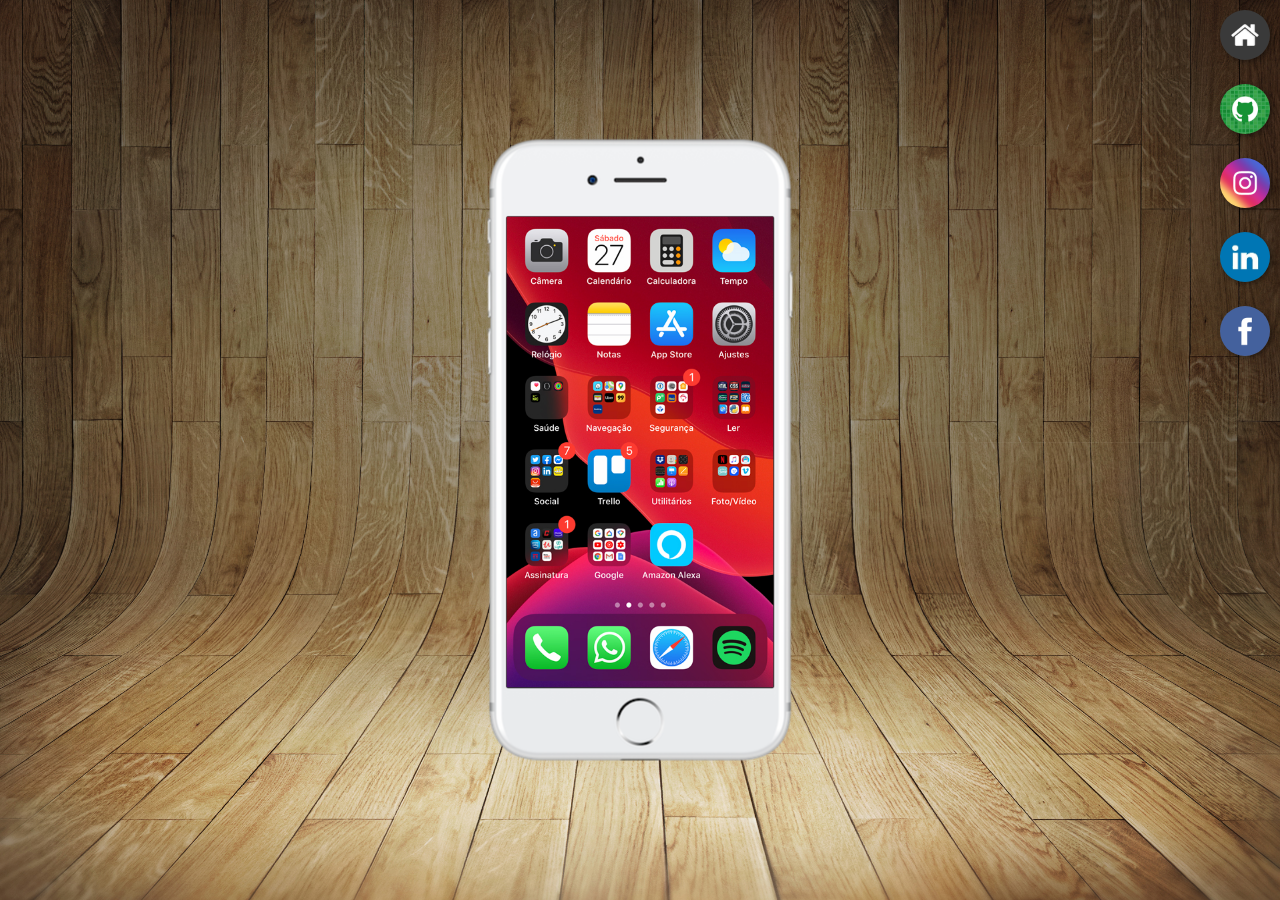
<file: index.html>
<!DOCTYPE html>
<html lang="pt-br">
<head>
    <meta charset="UTF-8">
    <meta http-equiv="X-UA-Compatible" content="IE=edge">
    <meta name="viewport" content="width=device-width, initial-scale=1.0">
    <title>Projeto Redes Sociais</title>
    <link rel="shortcut icon" href="favicon.ico" type="image/x-icon">
    <link rel="stylesheet" href="estilos/style.css">
</head>
<body>
    <main>
        <!--Celular no meio da tela-->
        <section id="telefone">
            <iframe src="home.html" name="tela" id="tela" frameborder="0">
                <p>Seu navegador não é compatível!</p>
            </iframe>
        </section>

        <!--Links das redes no lado direito-->
        <section id="redes-sociais">
            <a href="home.html" target="tela"><img src="imagens/logo-home.jpg" alt="Home"></a><br>
            <a href="github.html" target="tela"><img src="imagens/logo-github.jpg" alt="Github"></a><br>
            <a href="instagram.html" target="tela"><img src="imagens/logo-instagram.jpg" alt="Instagram"></a><br>
            <a href="linkedin.html" target="tela"><img src="imagens/logo-linkedin.jpg" alt="LinkedIn"></a><br>
            <a href="facebook.html" target="tela"><img src="imagens/logo-facebook.jpg" alt="Facebook"></a>
        </section>
    </main>
</body>
</html>
</file>
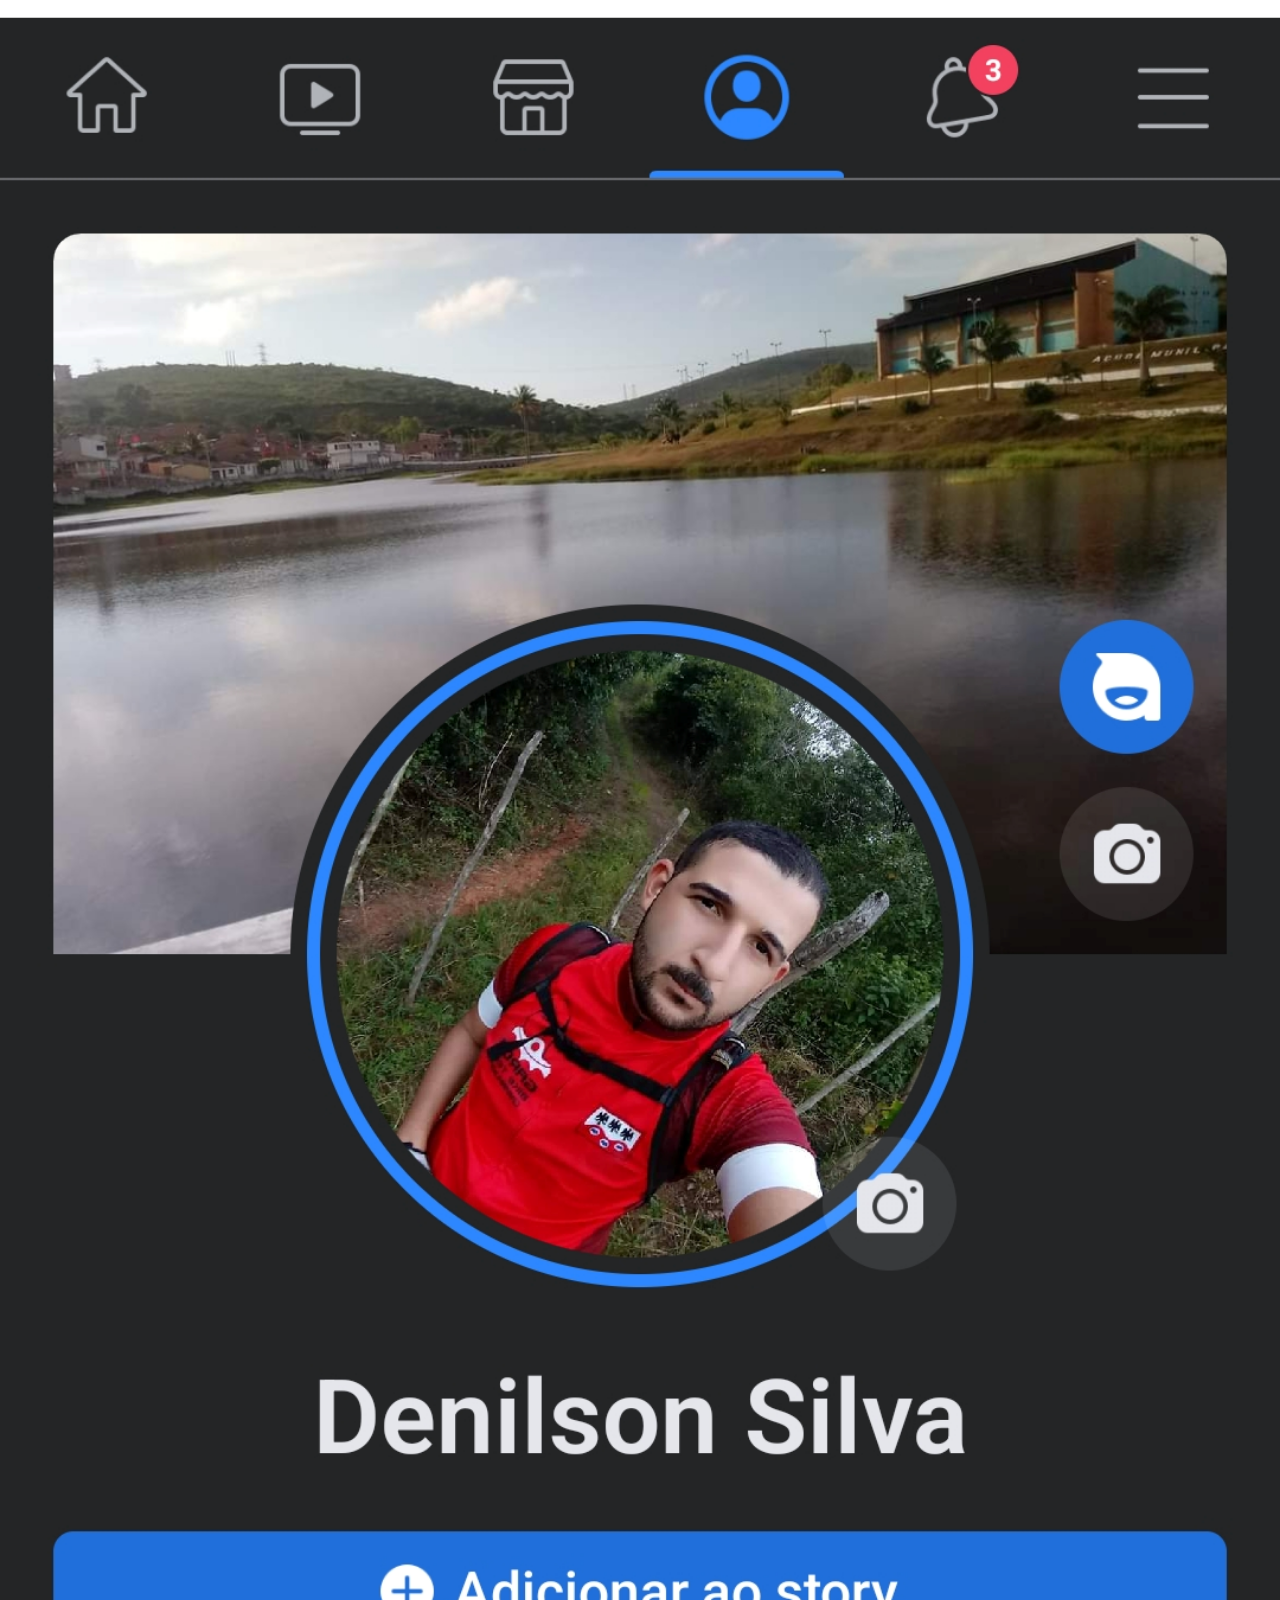
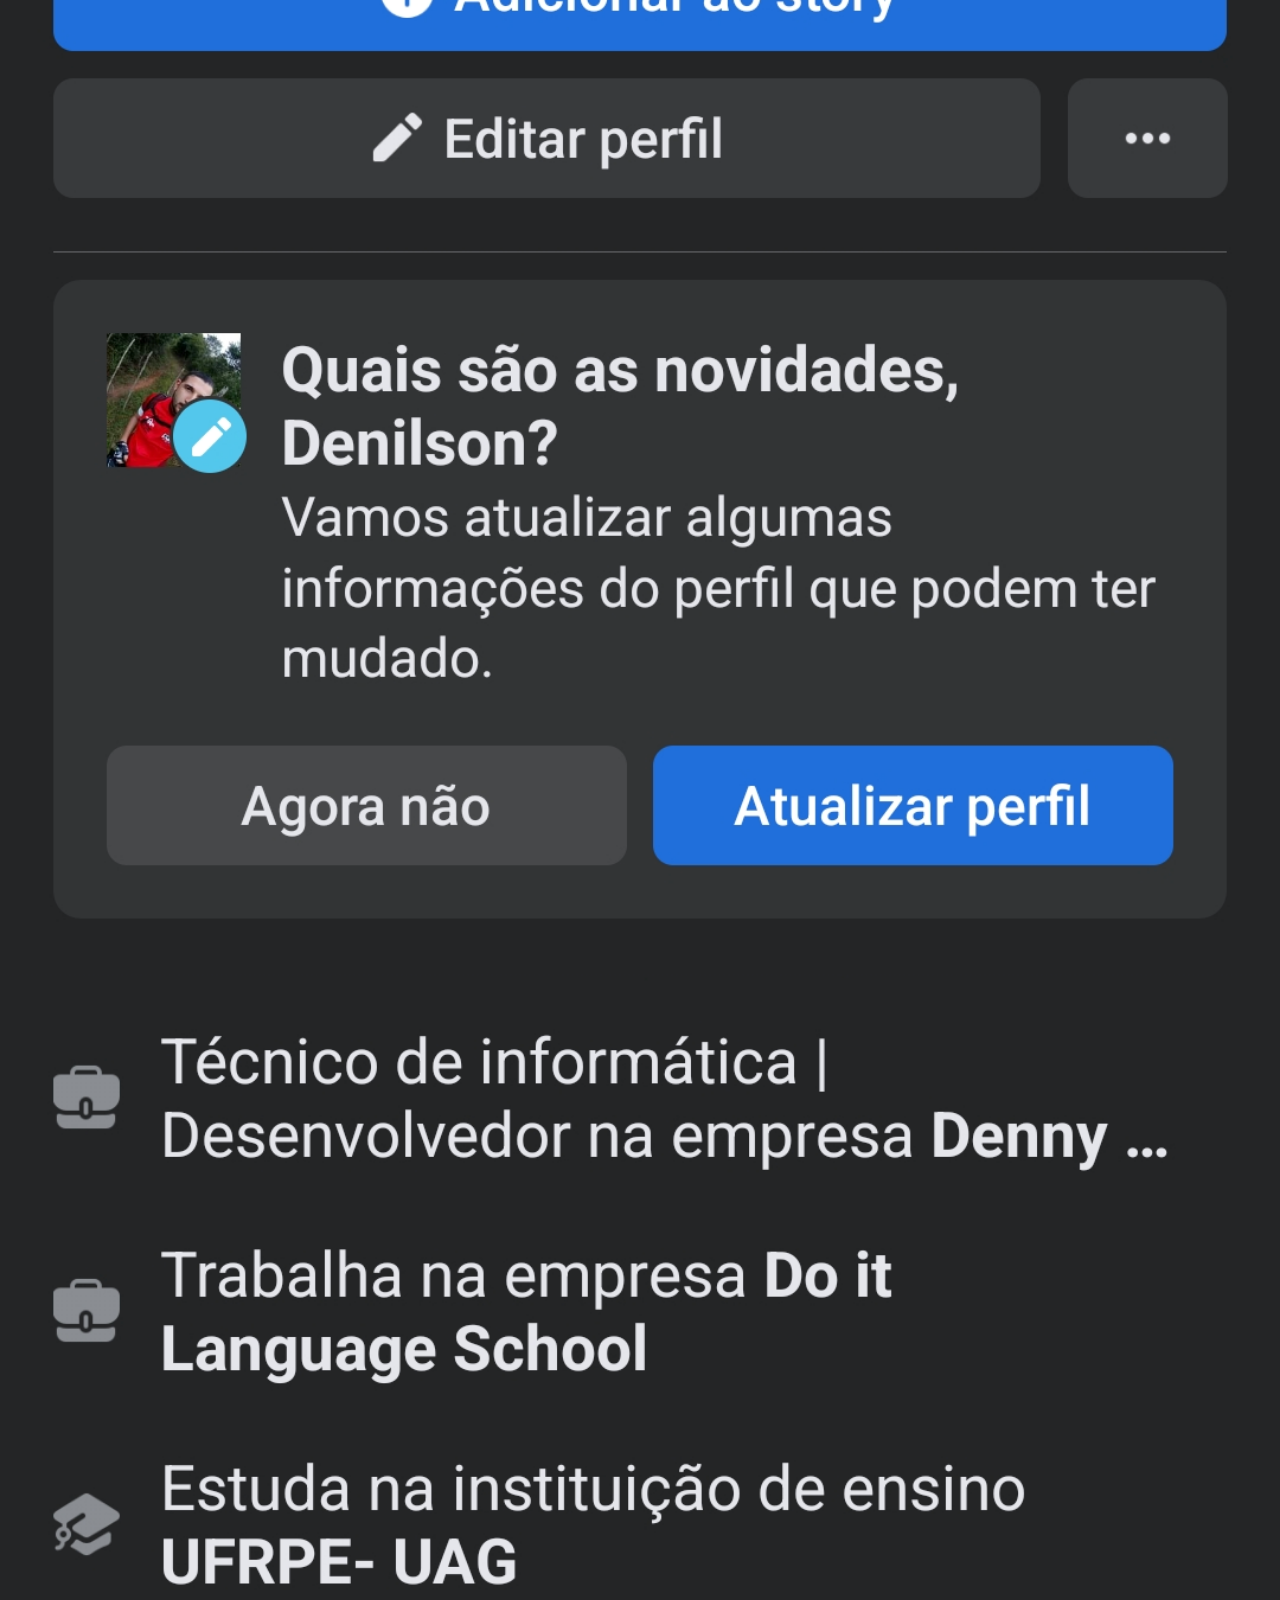
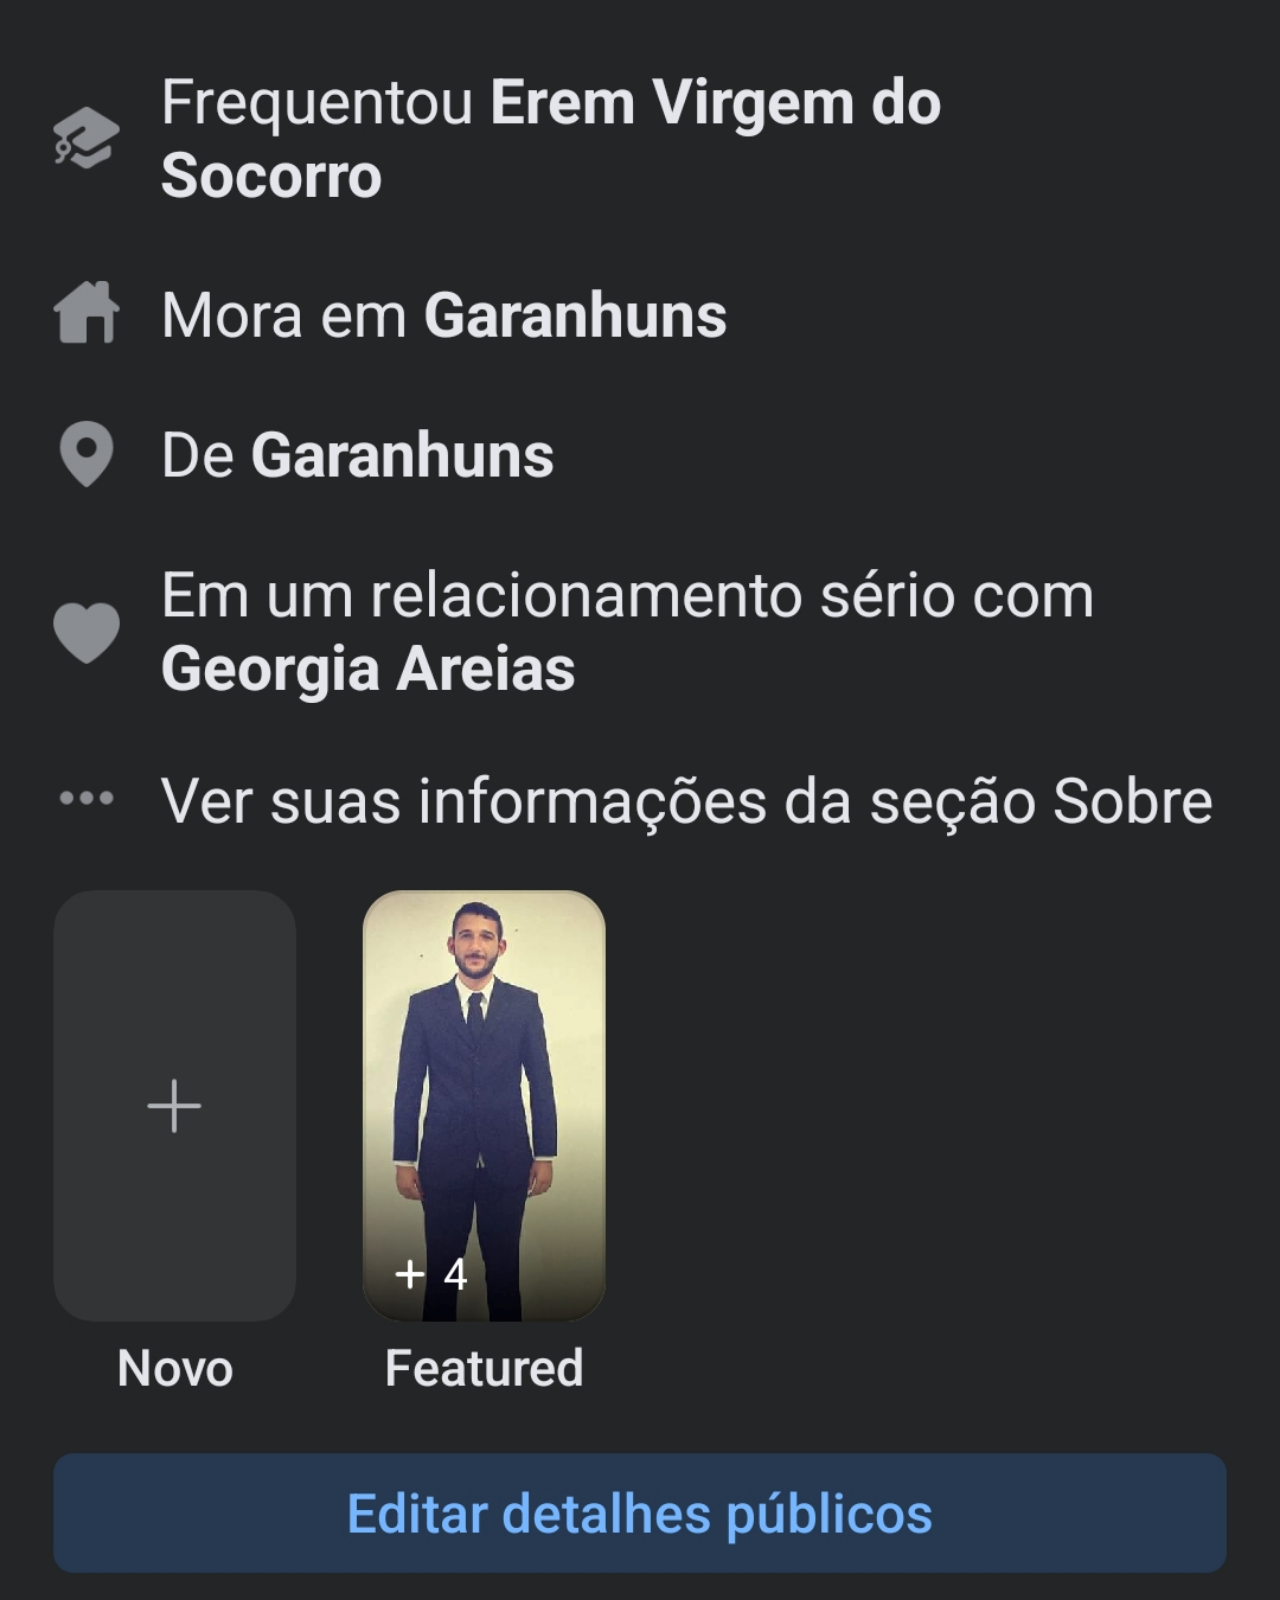
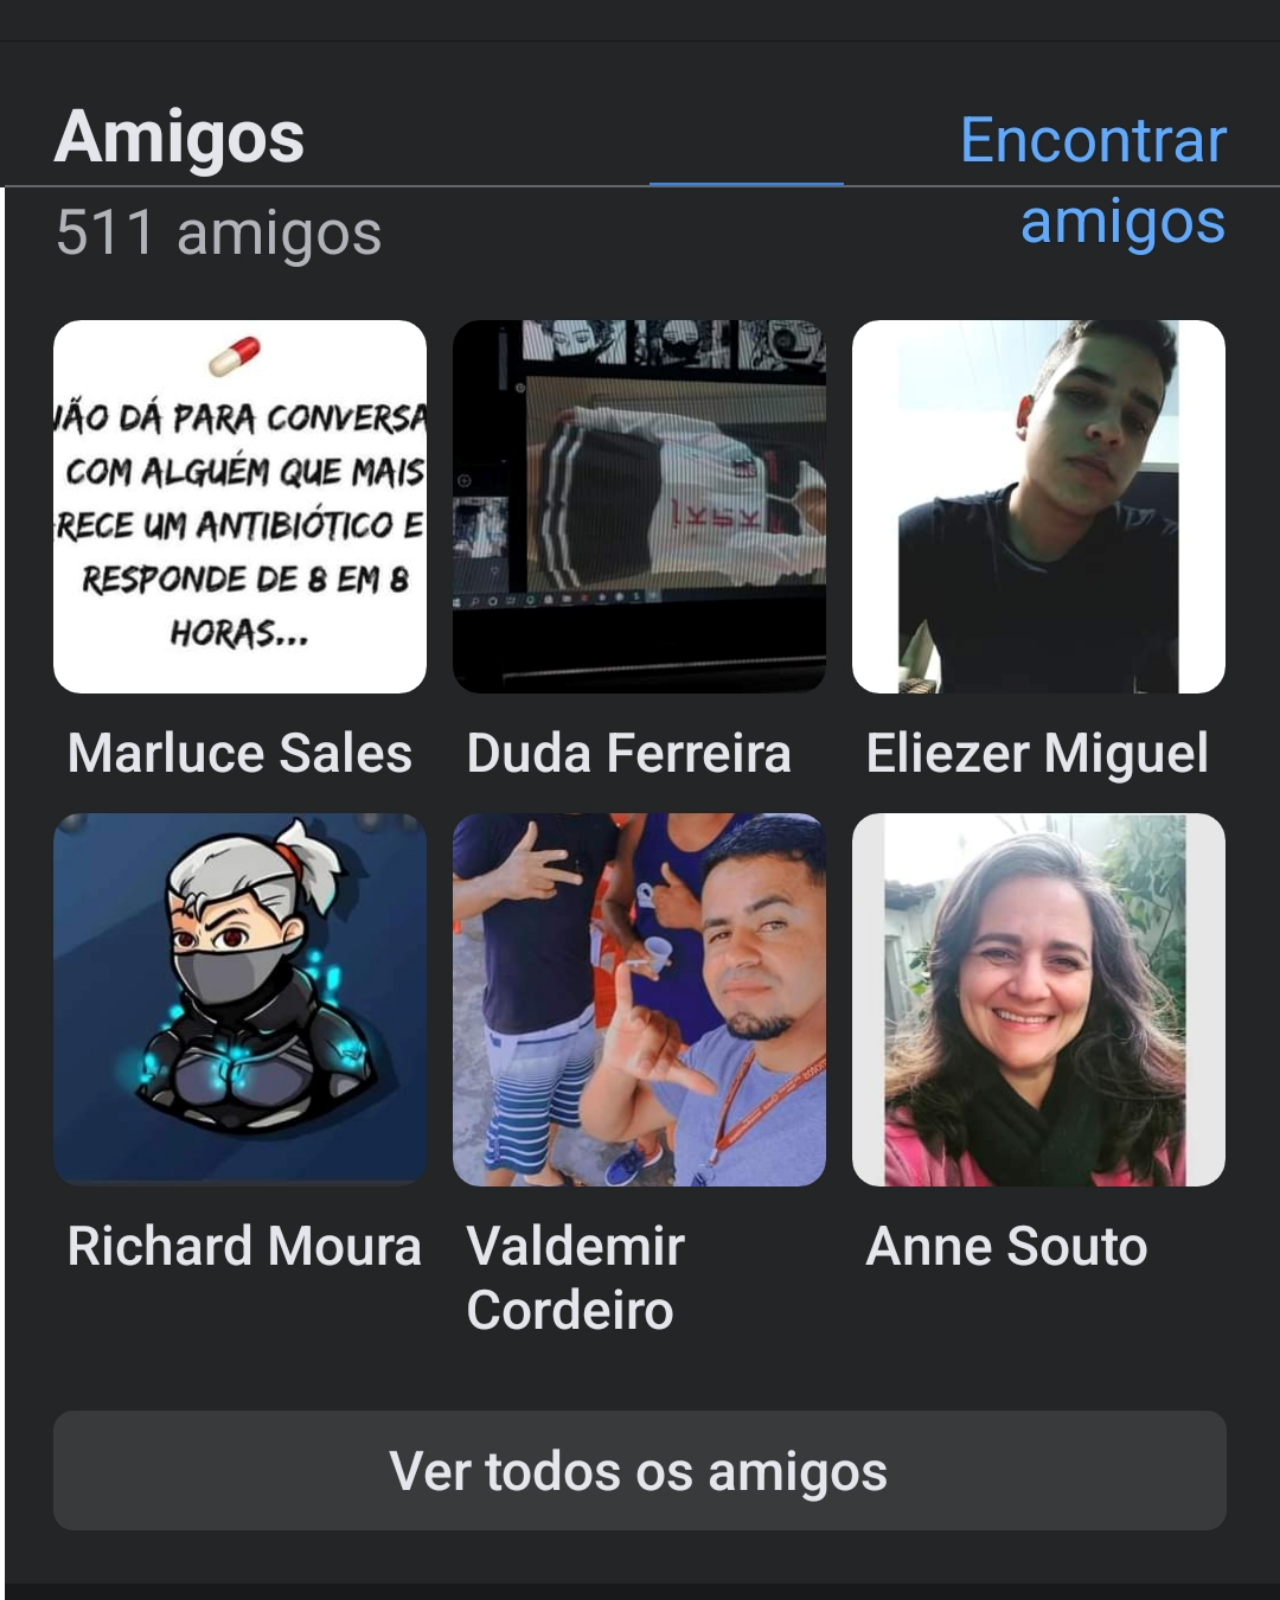
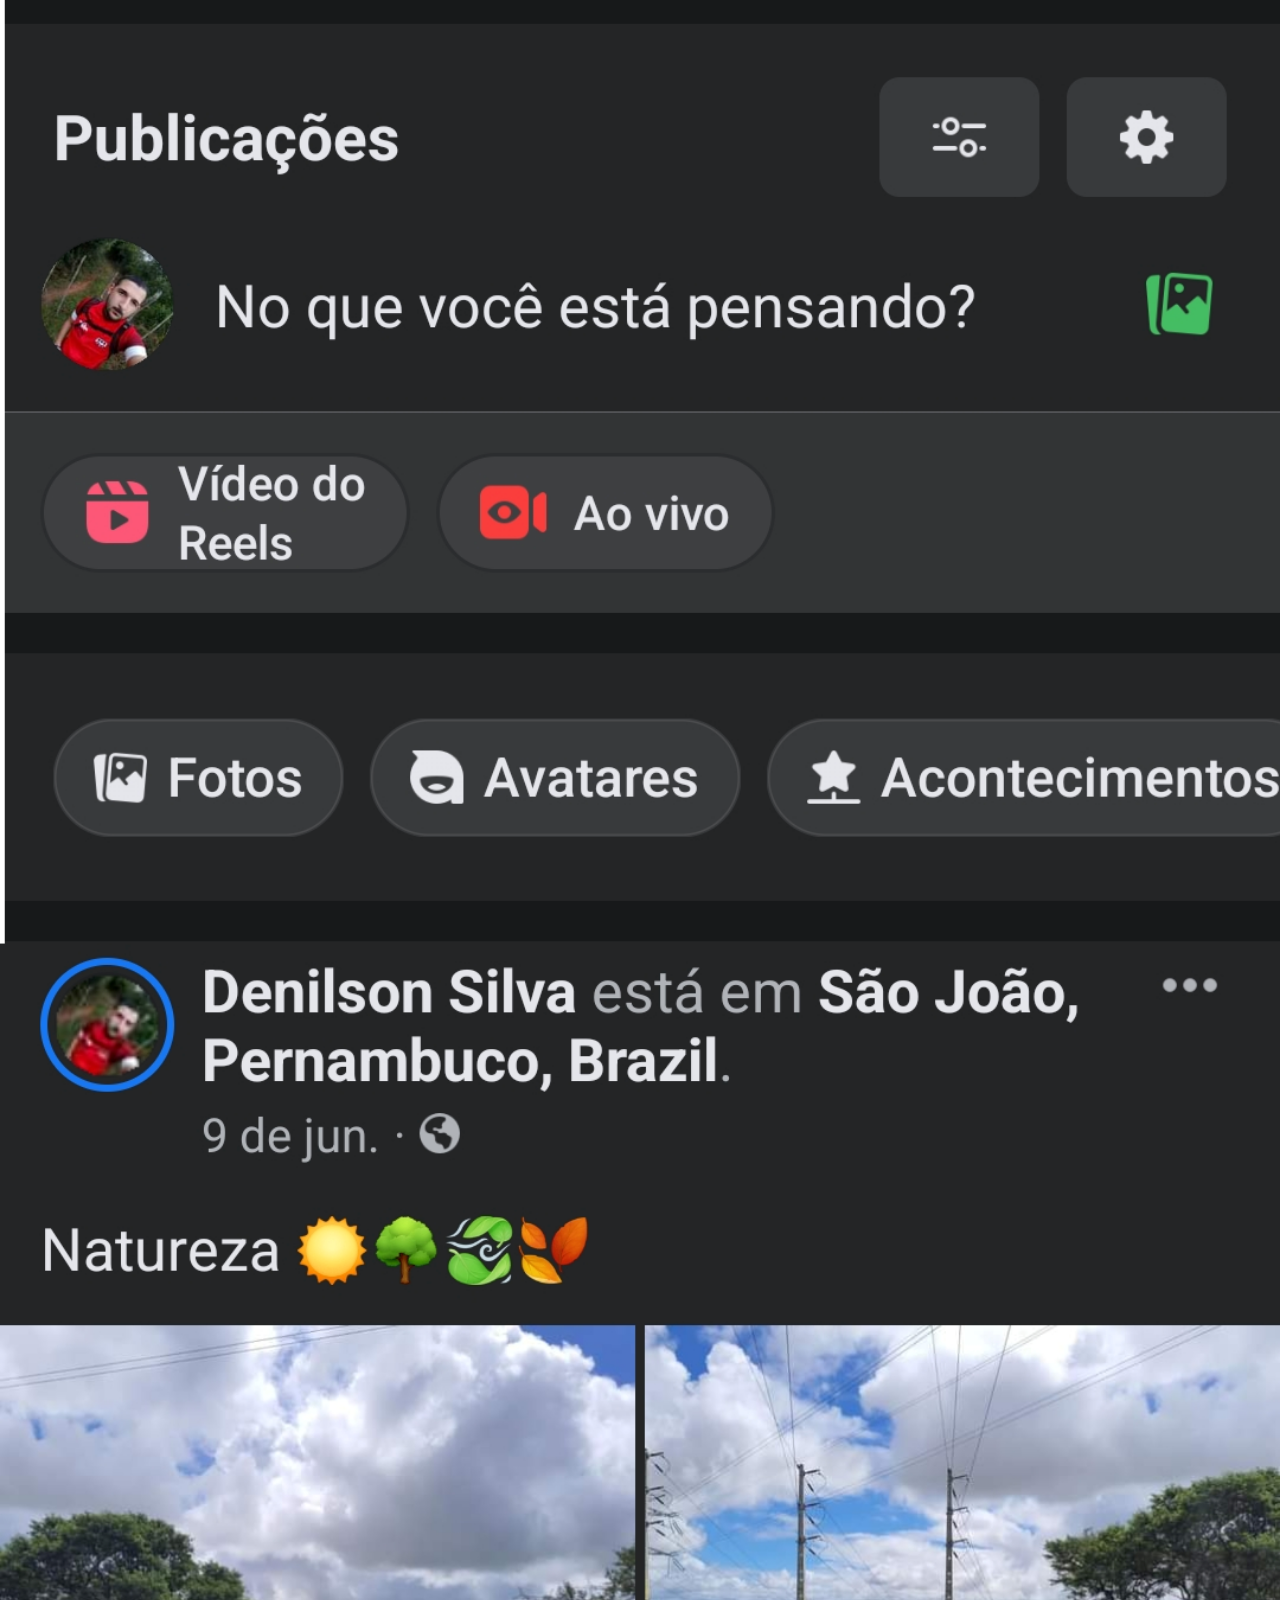
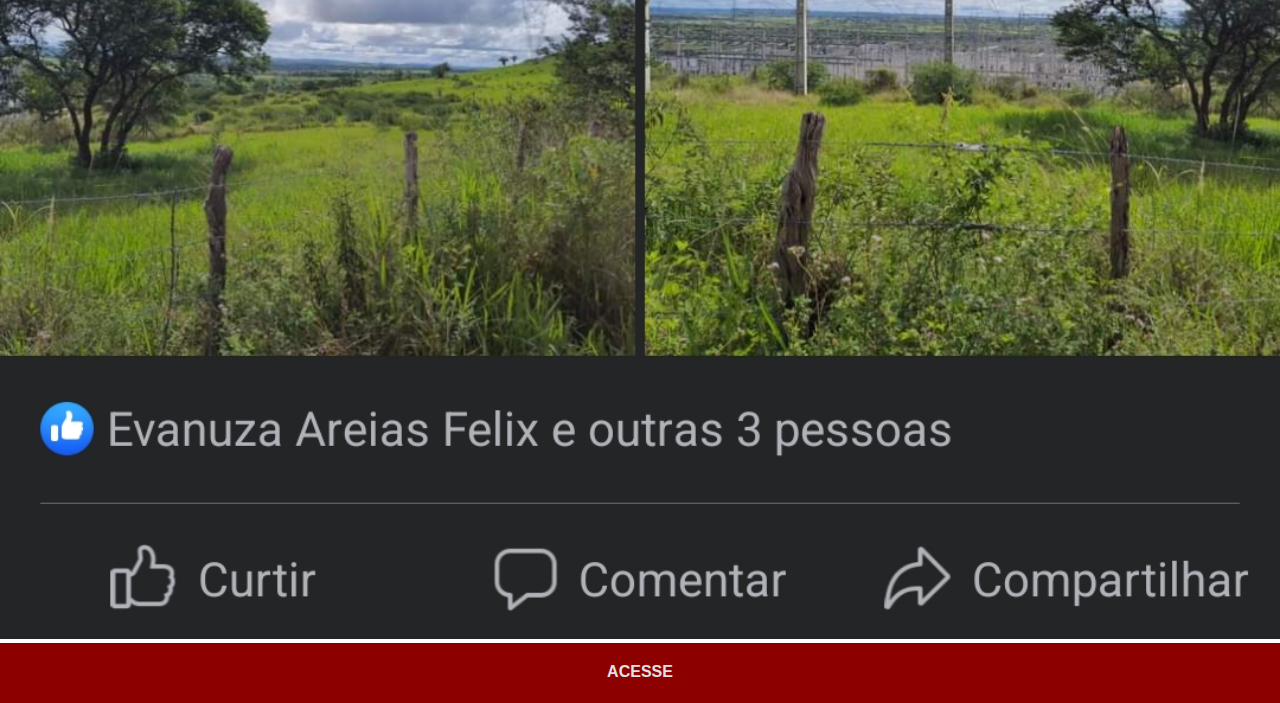
<file: facebook.html>
<!DOCTYPE html>
<html lang="pt-br">
<head>
    <meta charset="UTF-8">
    <meta http-equiv="X-UA-Compatible" content="IE=edge">
    <meta name="viewport" content="width=device-width, initial-scale=1.0">
    <title>Facebook</title>
    <link rel="stylesheet" href="estilos/social.css">
</head>
<body>
    <img src="imagens/tela-facebook.png" alt="Facebook">
    <a href="https://www.facebook.com/profile.php?id=100005363430745" target="_blank"> ACESSE</a>
</body>
</html>
</file>
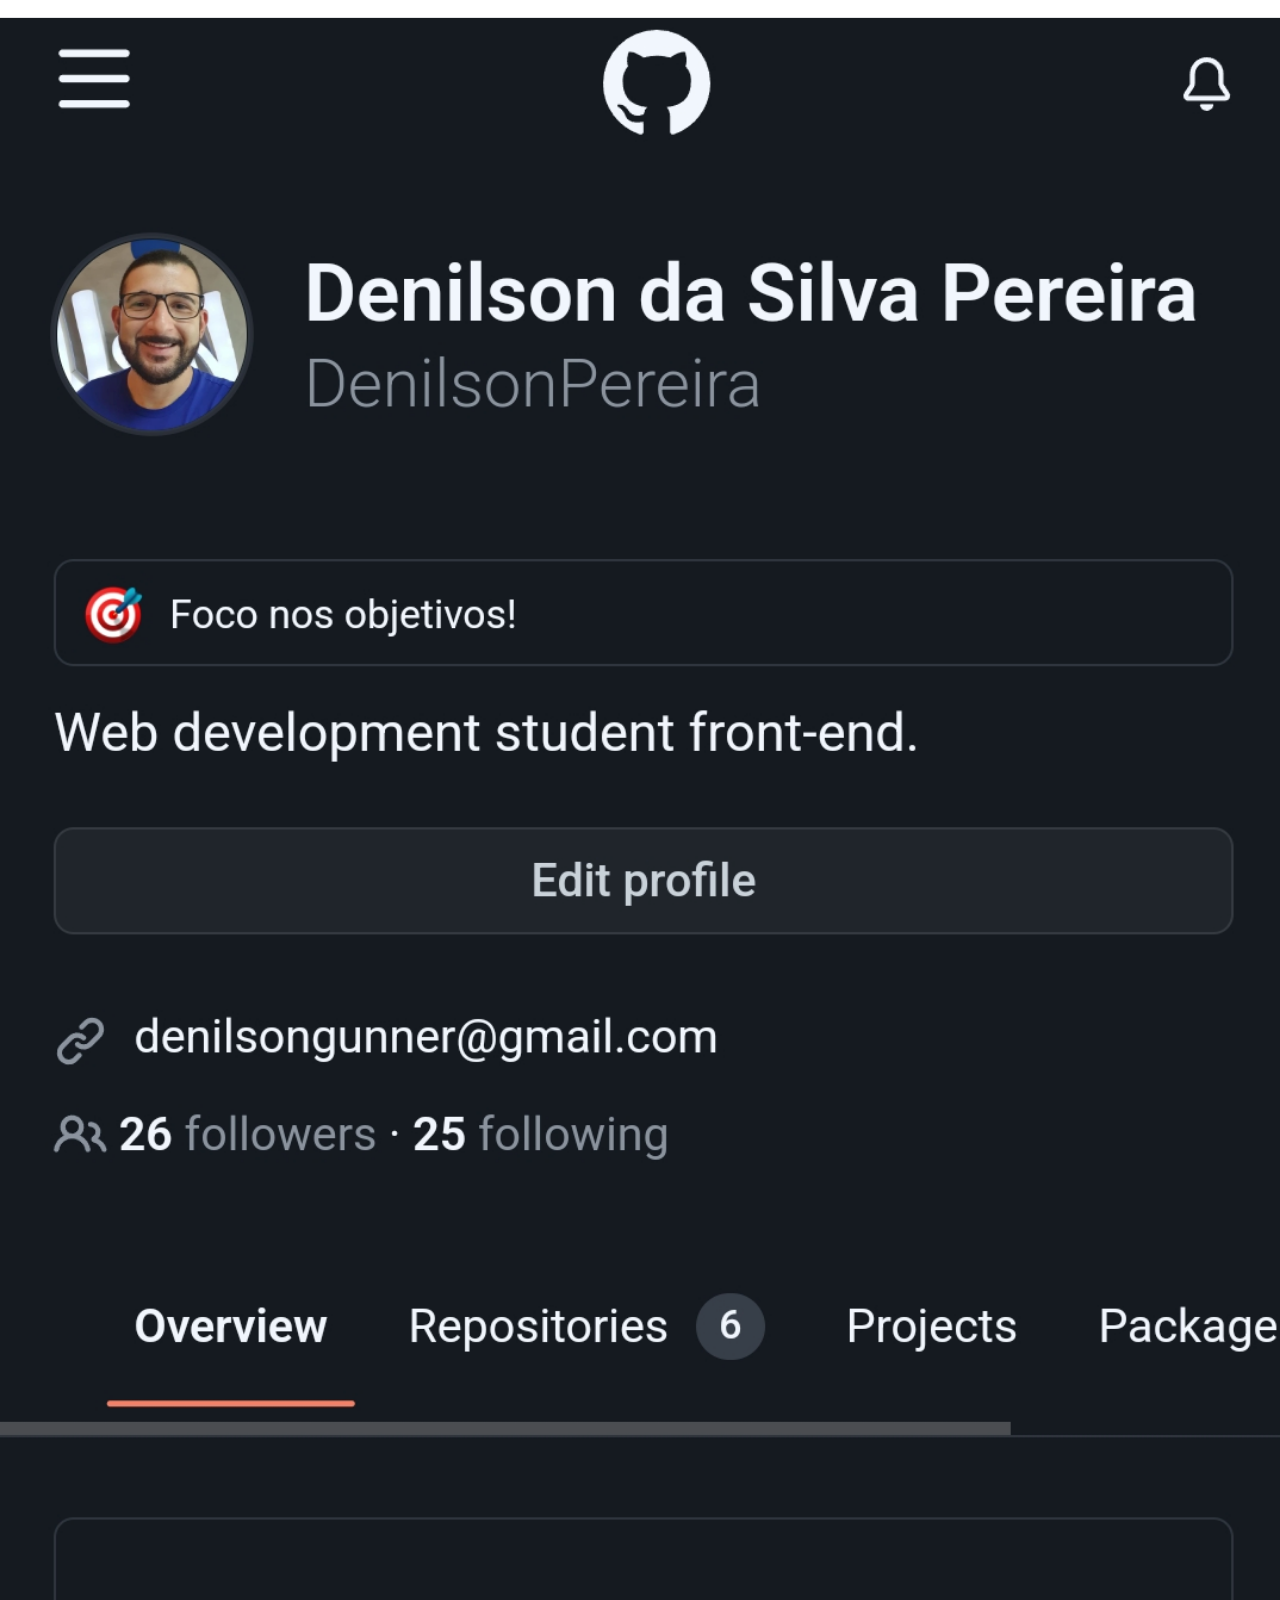
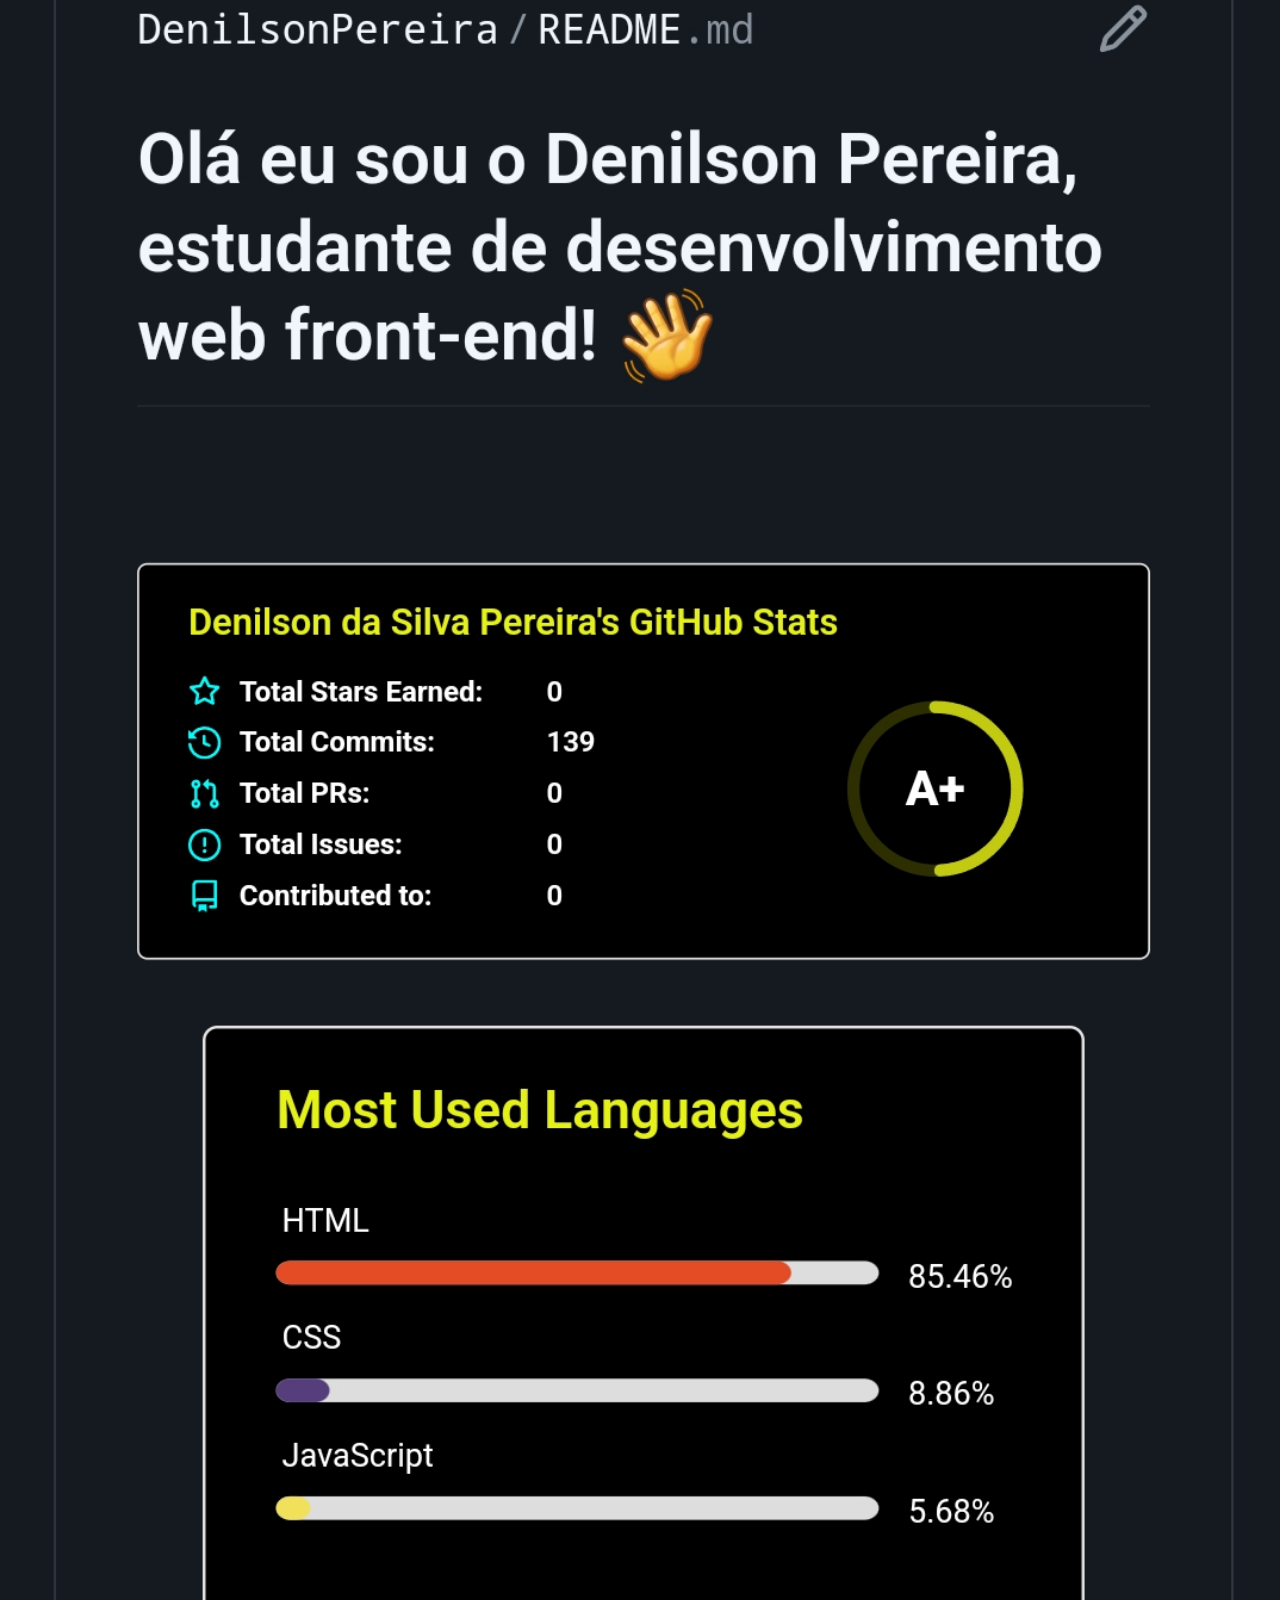
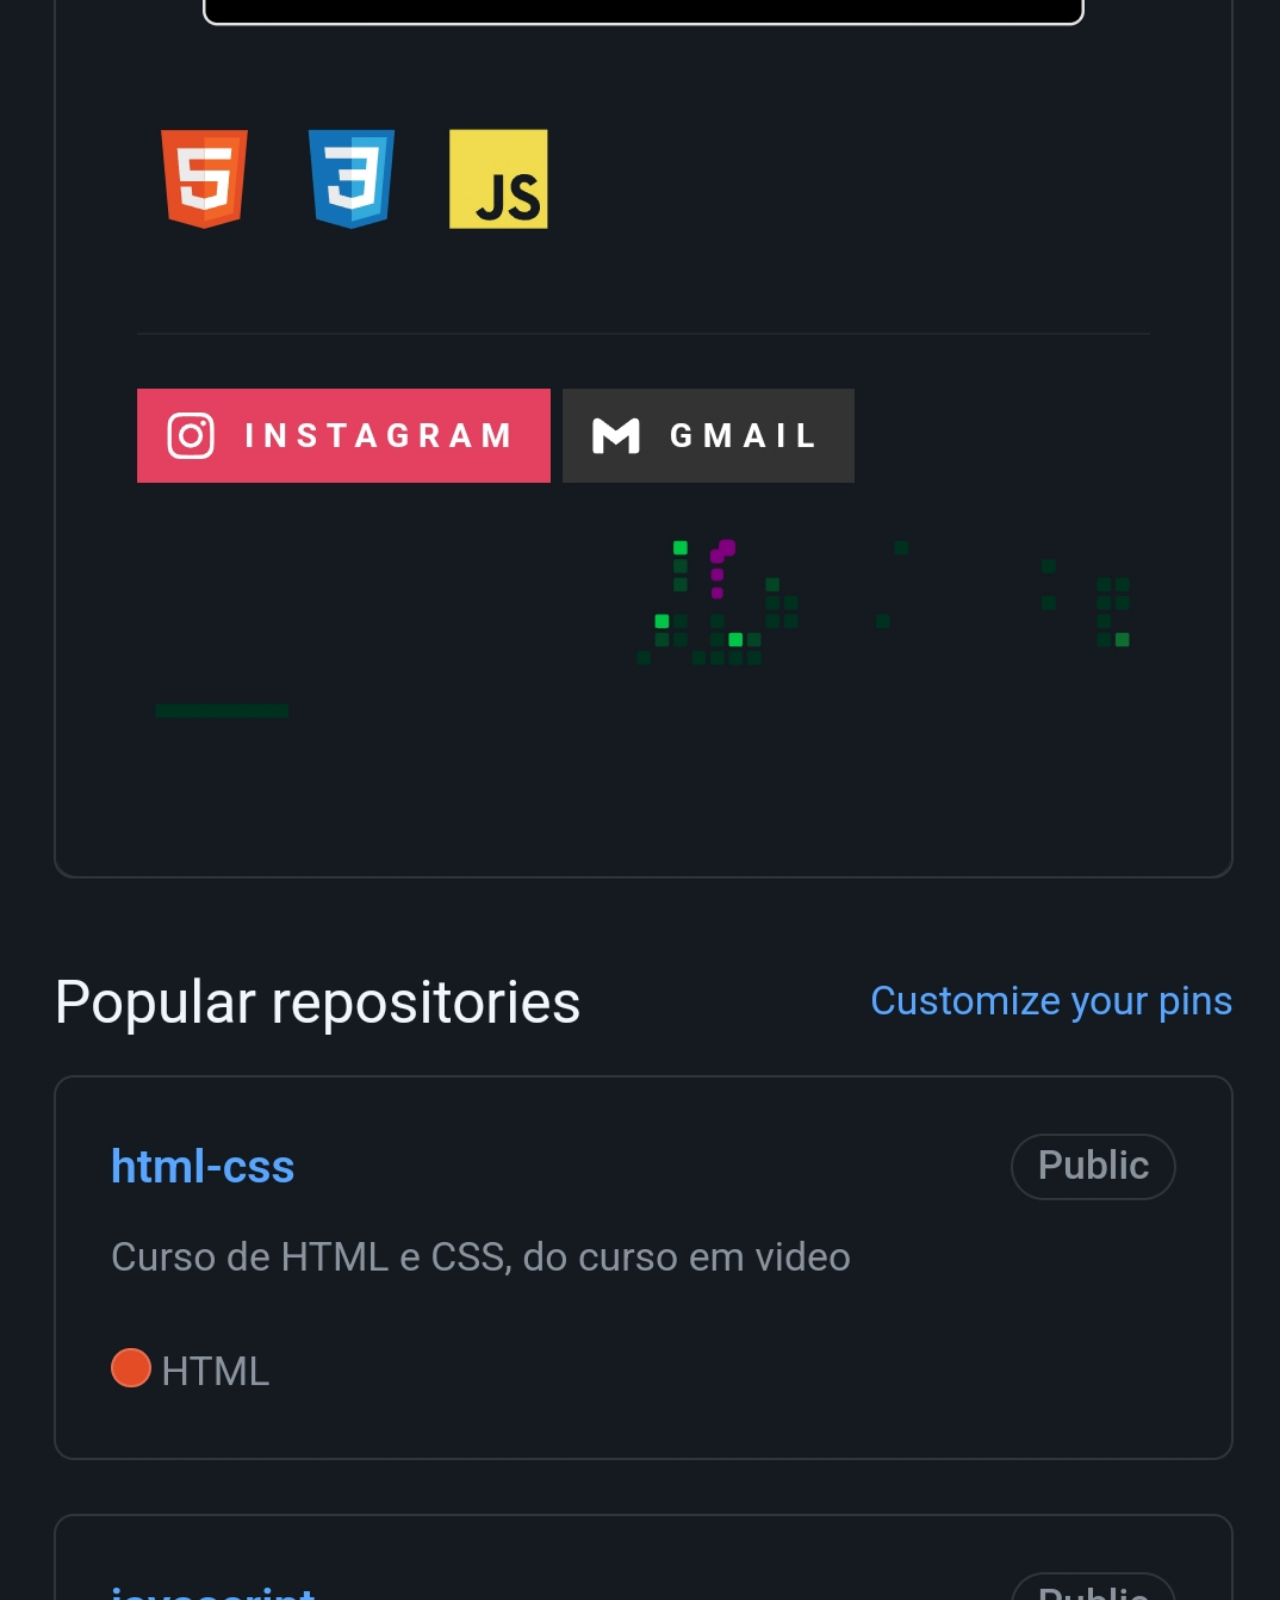
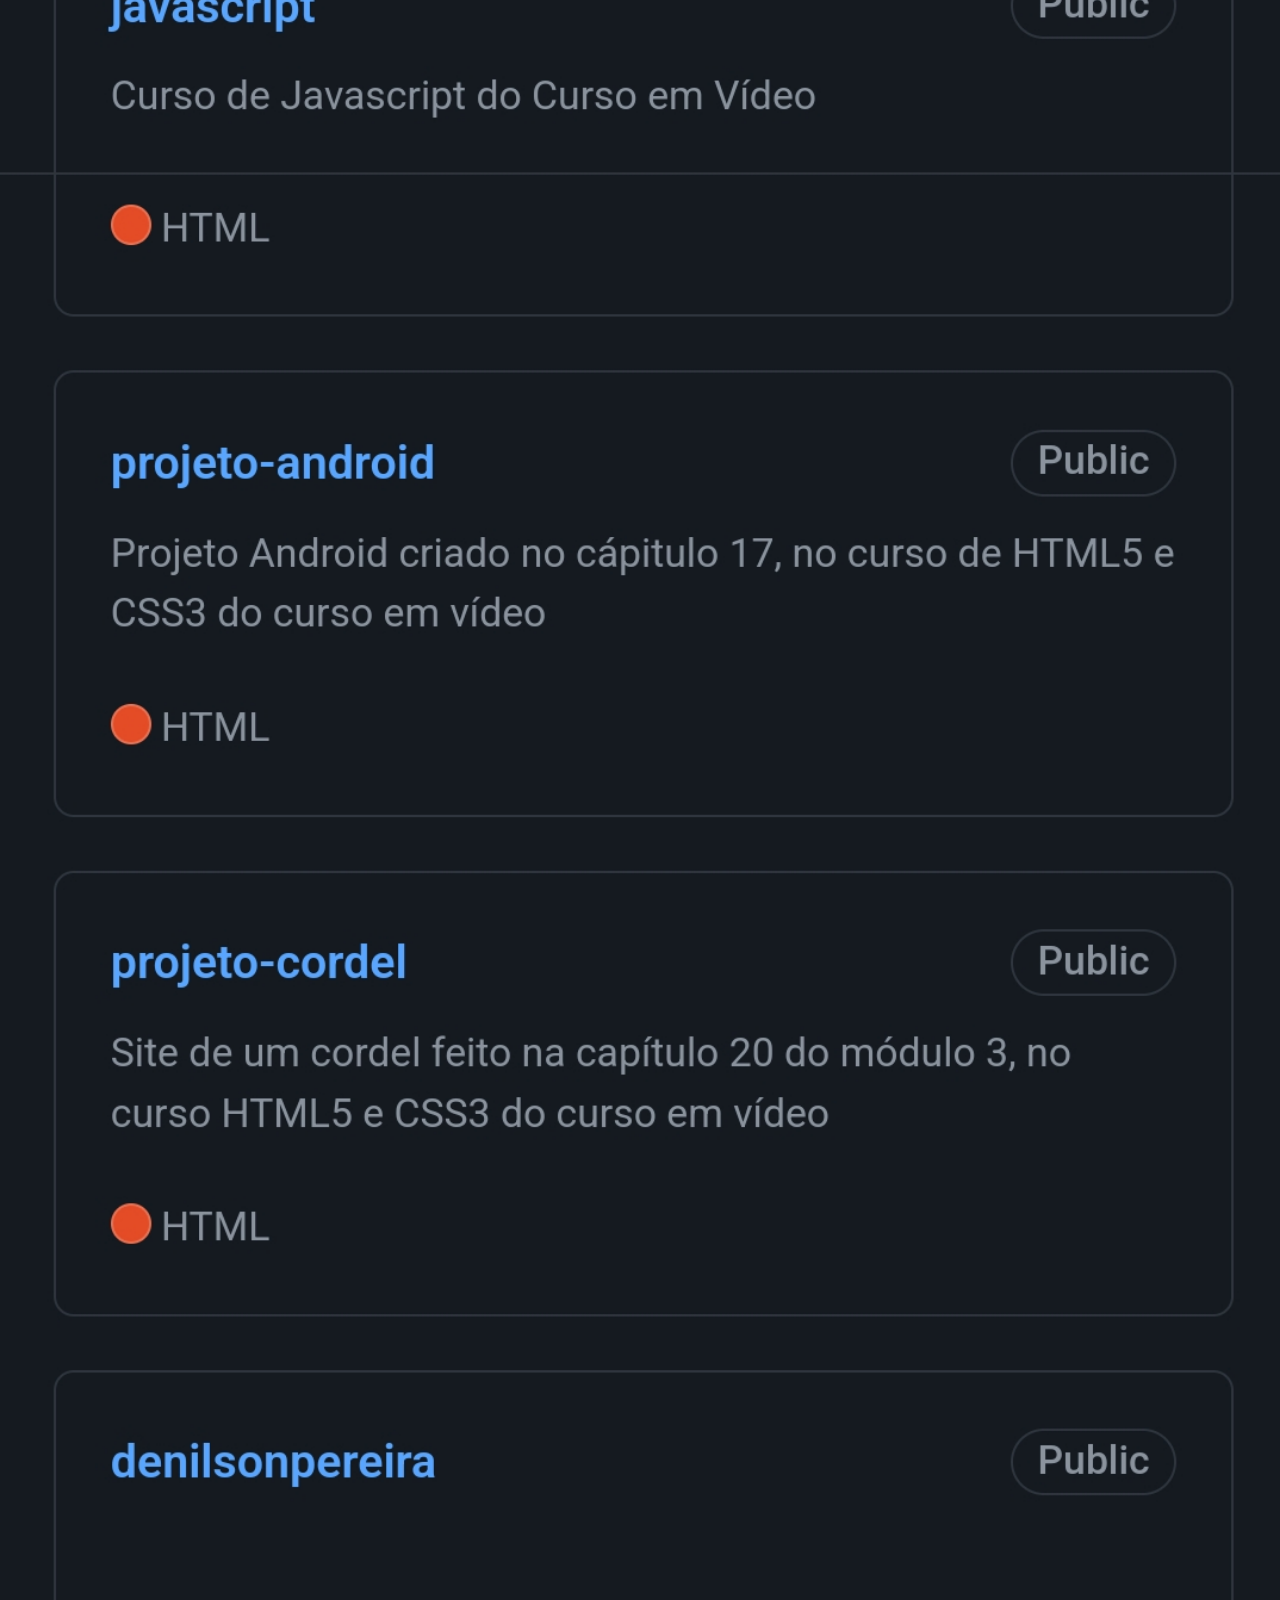
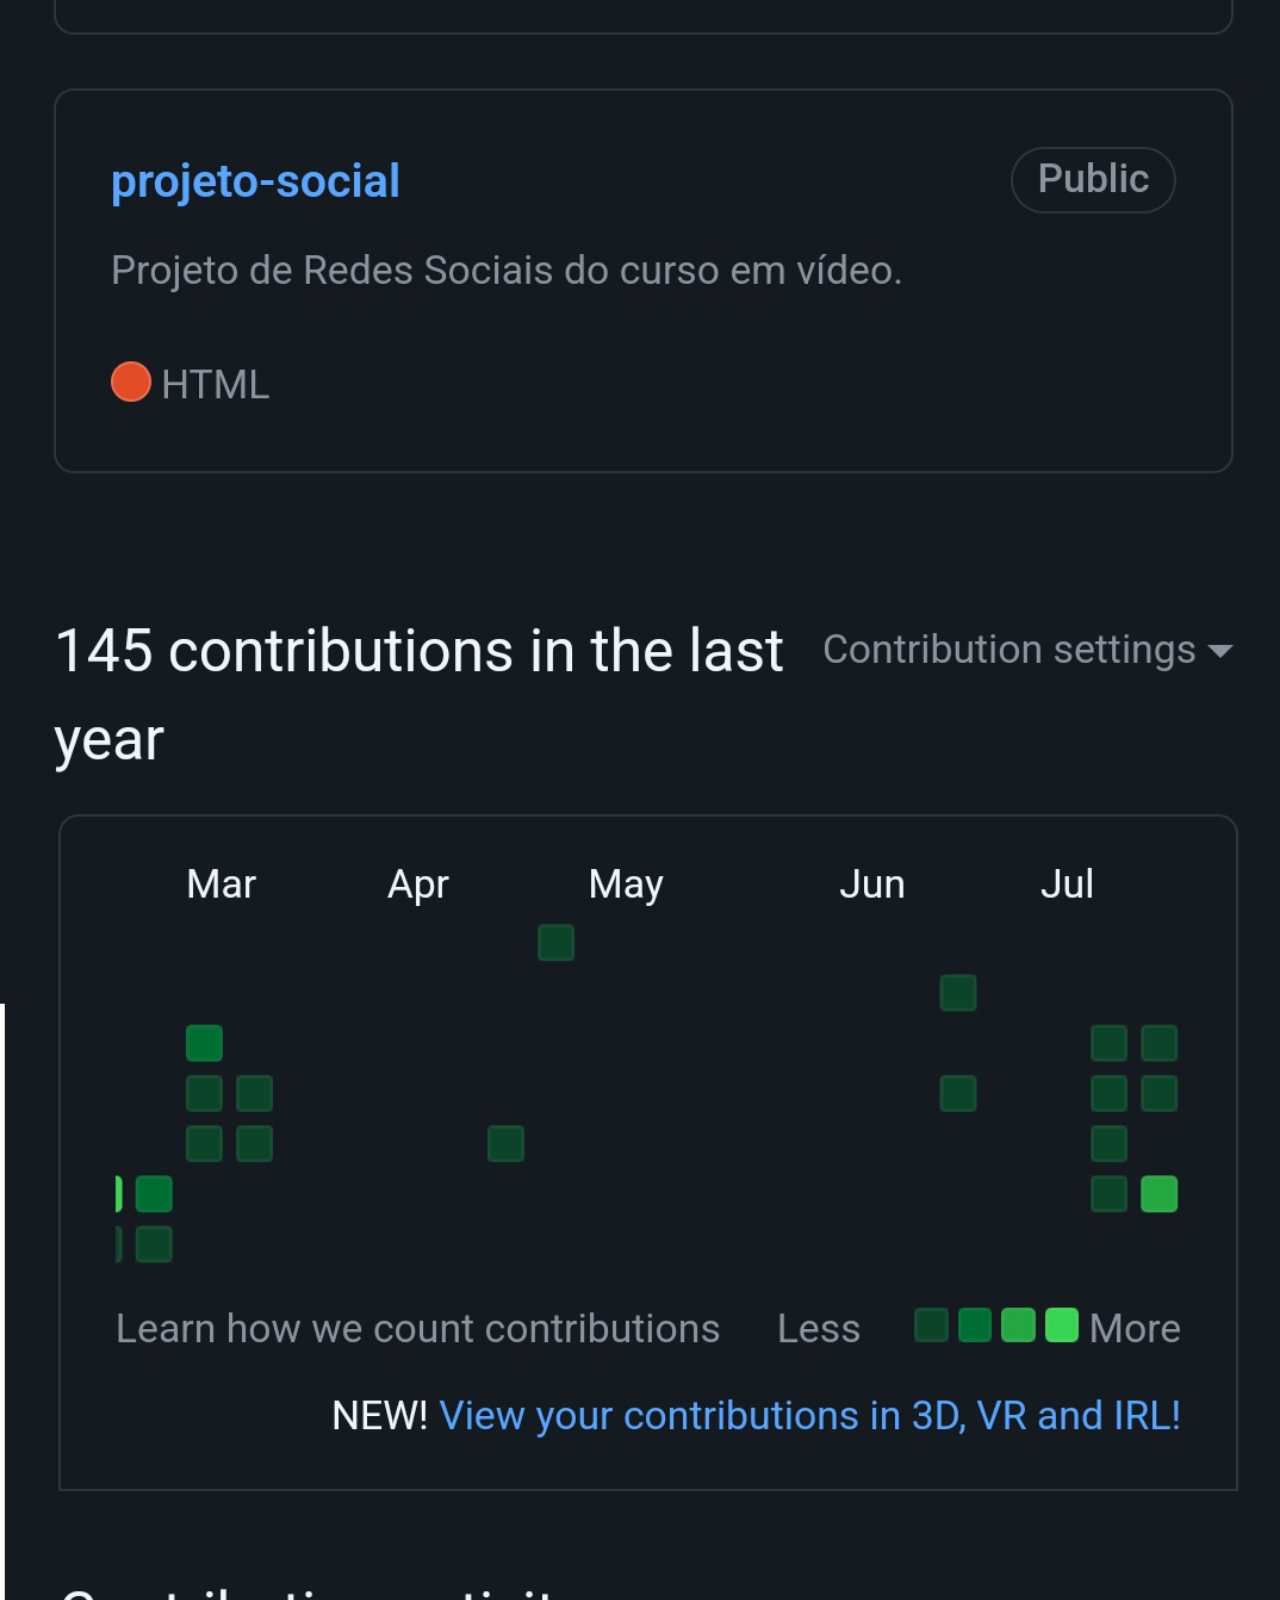
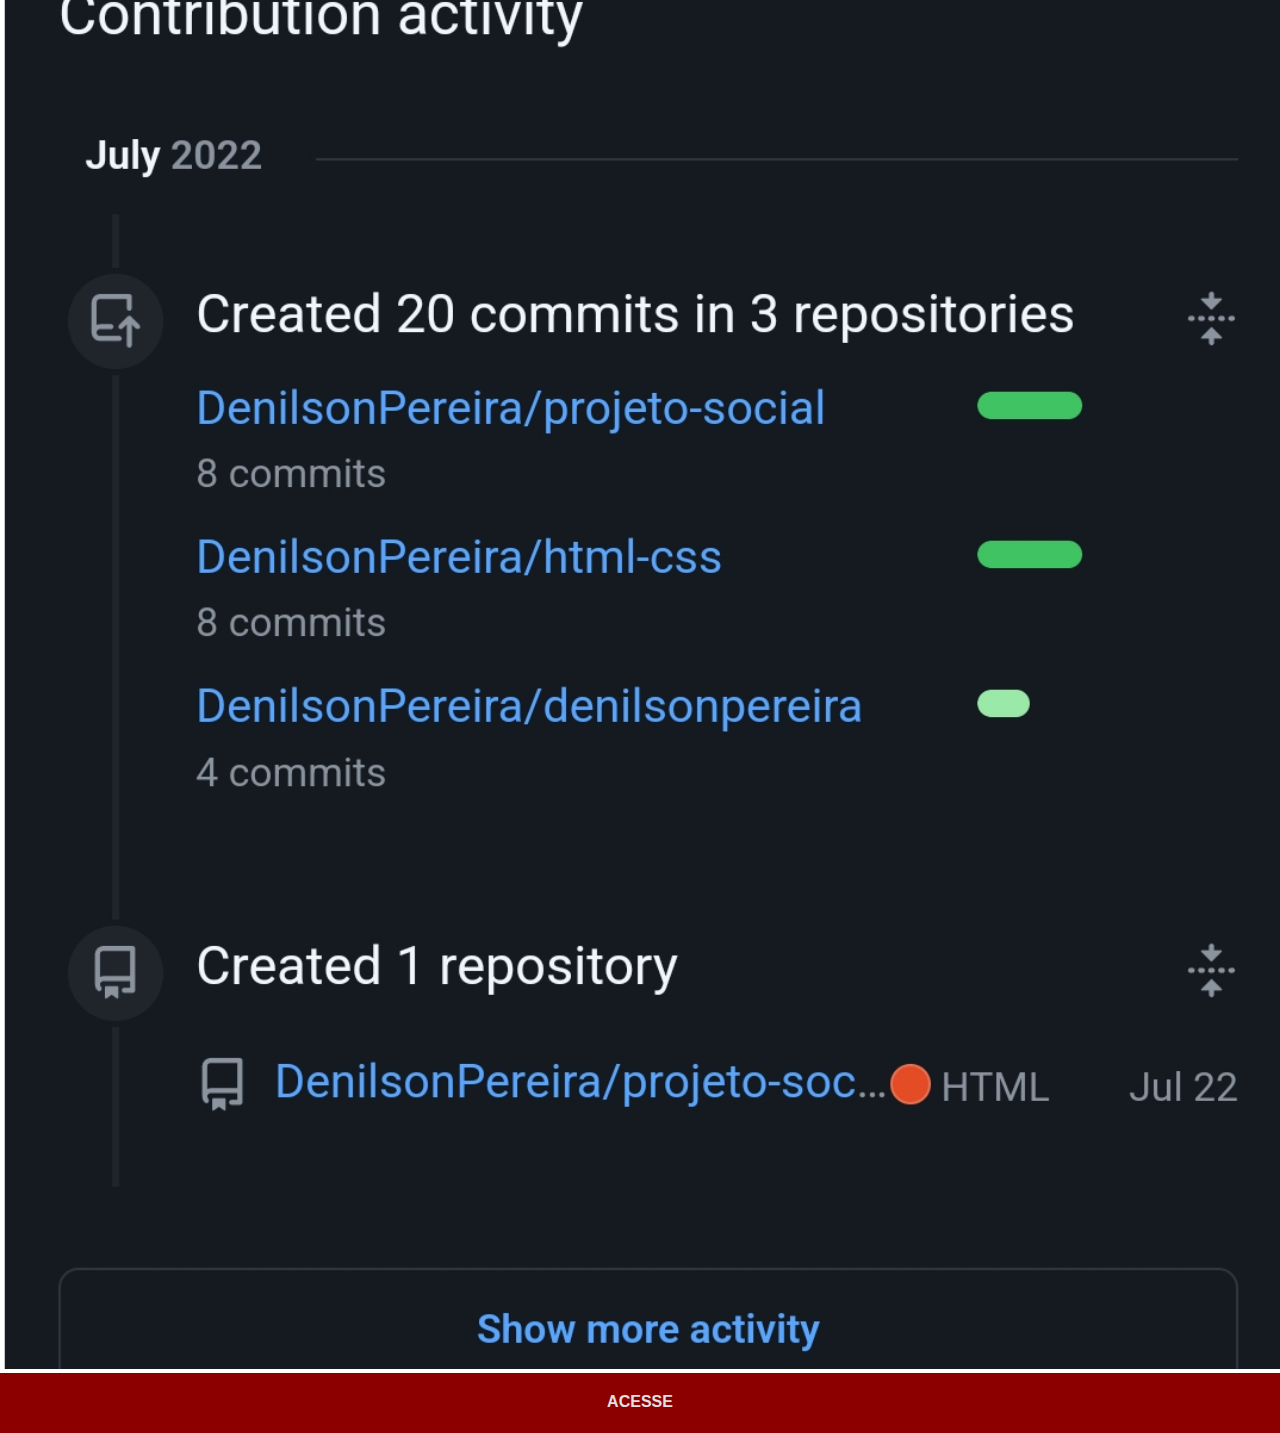
<file: github.html>
<!DOCTYPE html>
<html lang="pt-br">
<head>
    <meta charset="UTF-8">
    <meta http-equiv="X-UA-Compatible" content="IE=edge">
    <meta name="viewport" content="width=device-width, initial-scale=1.0">
    <title>Github</title>
    <link rel="stylesheet" href="estilos/social.css">
</head>
<body>
    <img src="imagens/tela-github.png" alt="Github">
    <a href="https://github.com/DenilsonPereira" target="_blank"> ACESSE</a>
</body>
</html>
</file>
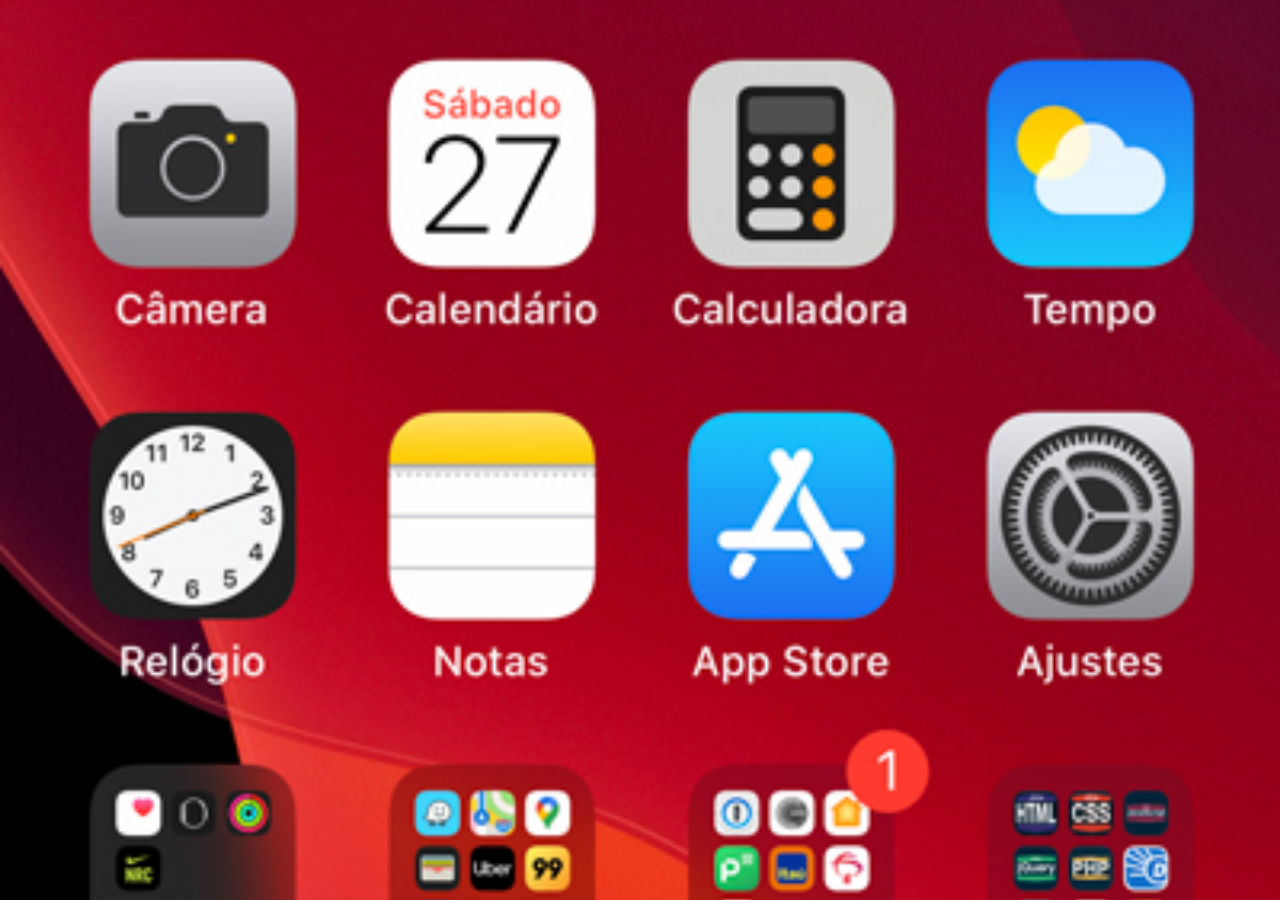
<file: home.html>
<!DOCTYPE html>
<html lang="pt-br">
<head>
    <meta charset="UTF-8">
    <meta http-equiv="X-UA-Compatible" content="IE=edge">
    <meta name="viewport" content="width=device-width, initial-scale=1.0">
    <title>Home</title>
</head>
<style>
     *{
        margin: 0px;
        padding: 0px;
     }
     body{
        width: 100vw;
        height: 100vh;
        background: black url('imagens/tela-home.jpg') no-repeat top center;
        background-size: cover;
     }   
</style>
<body>
    
</body>
</html>
</file>
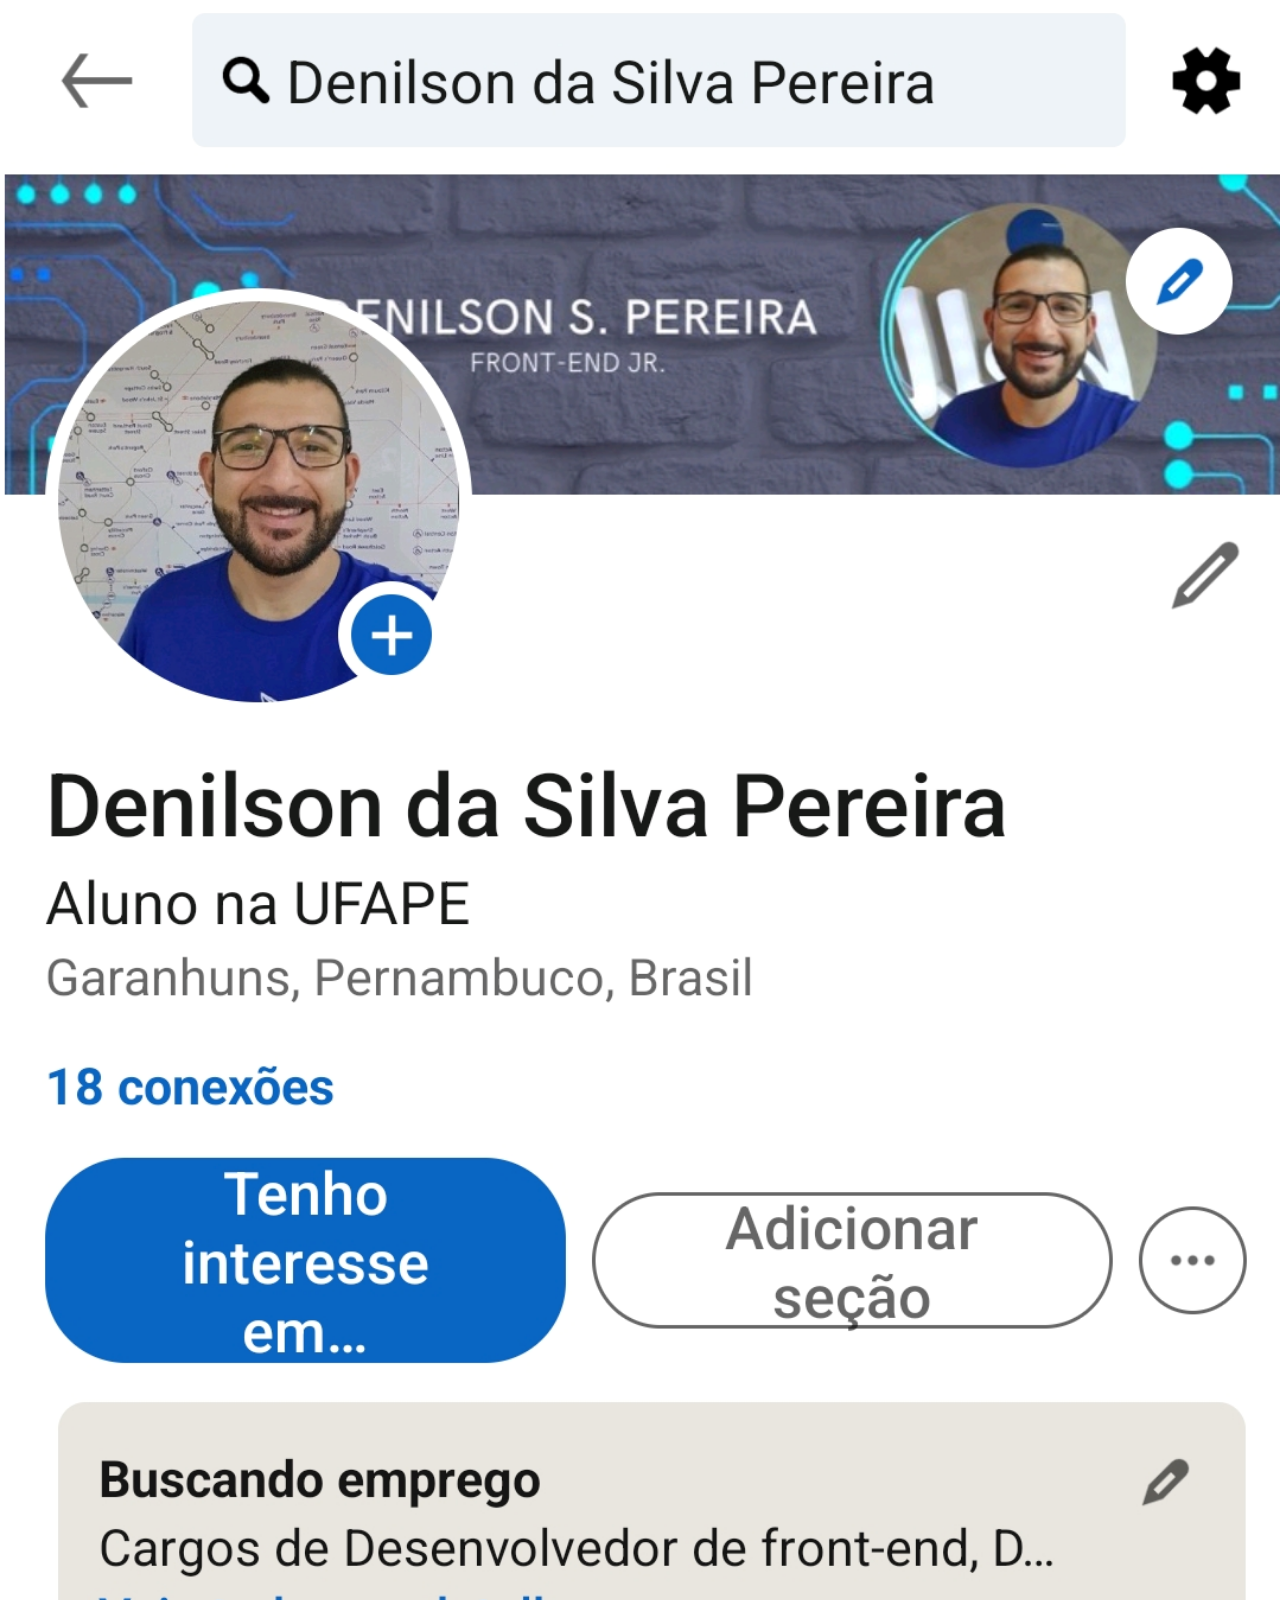
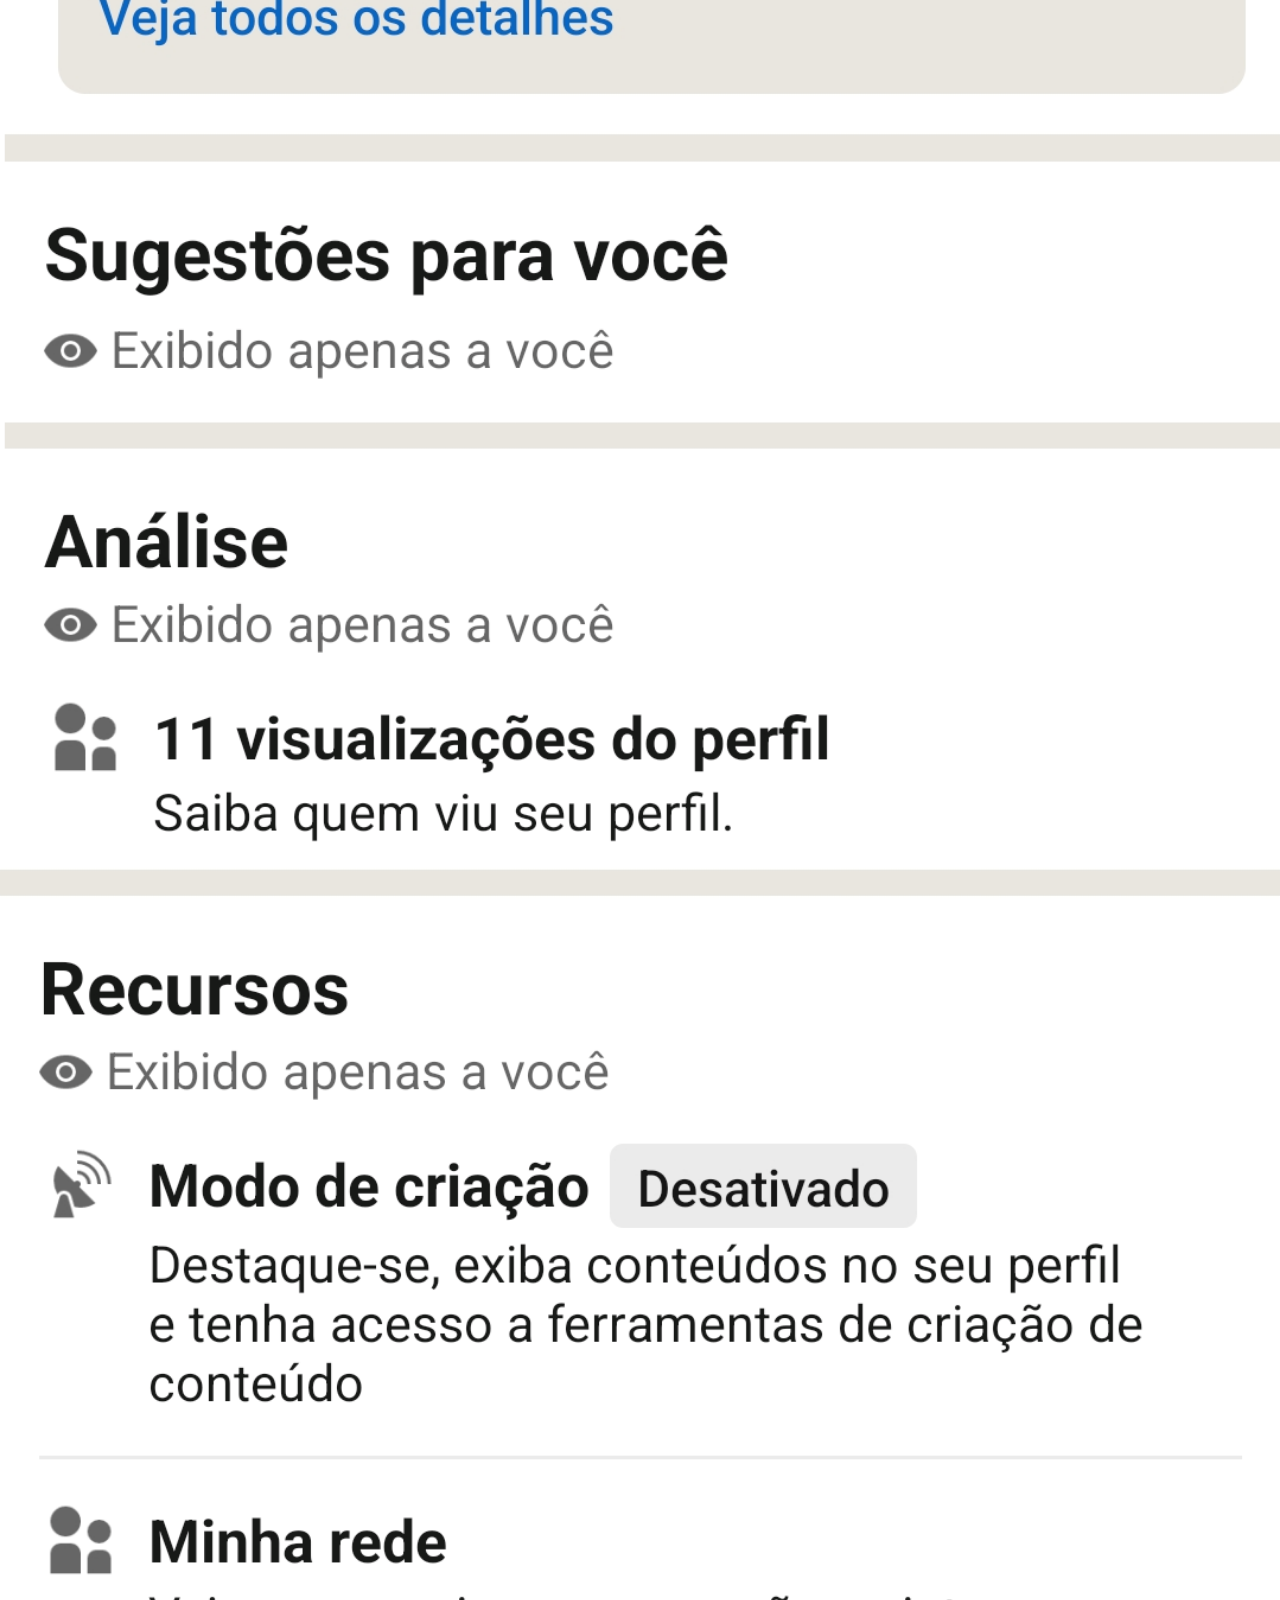
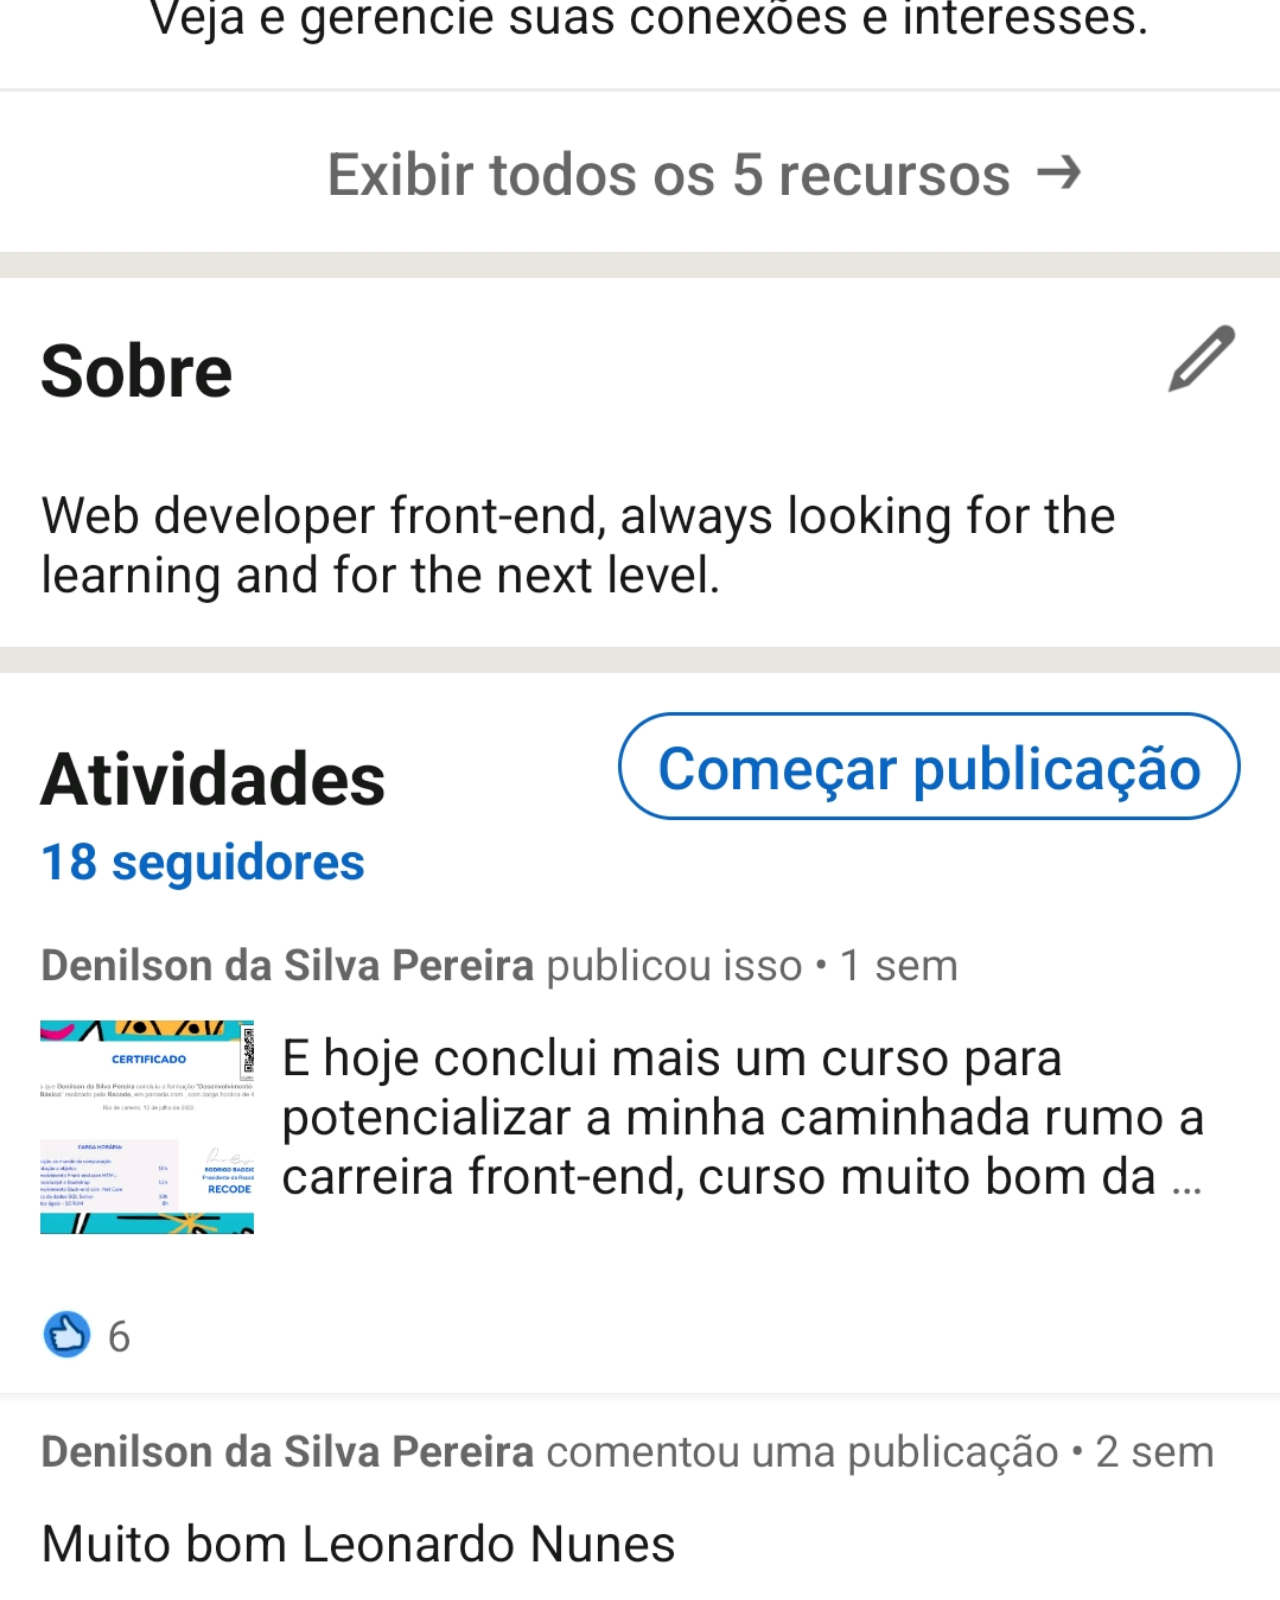
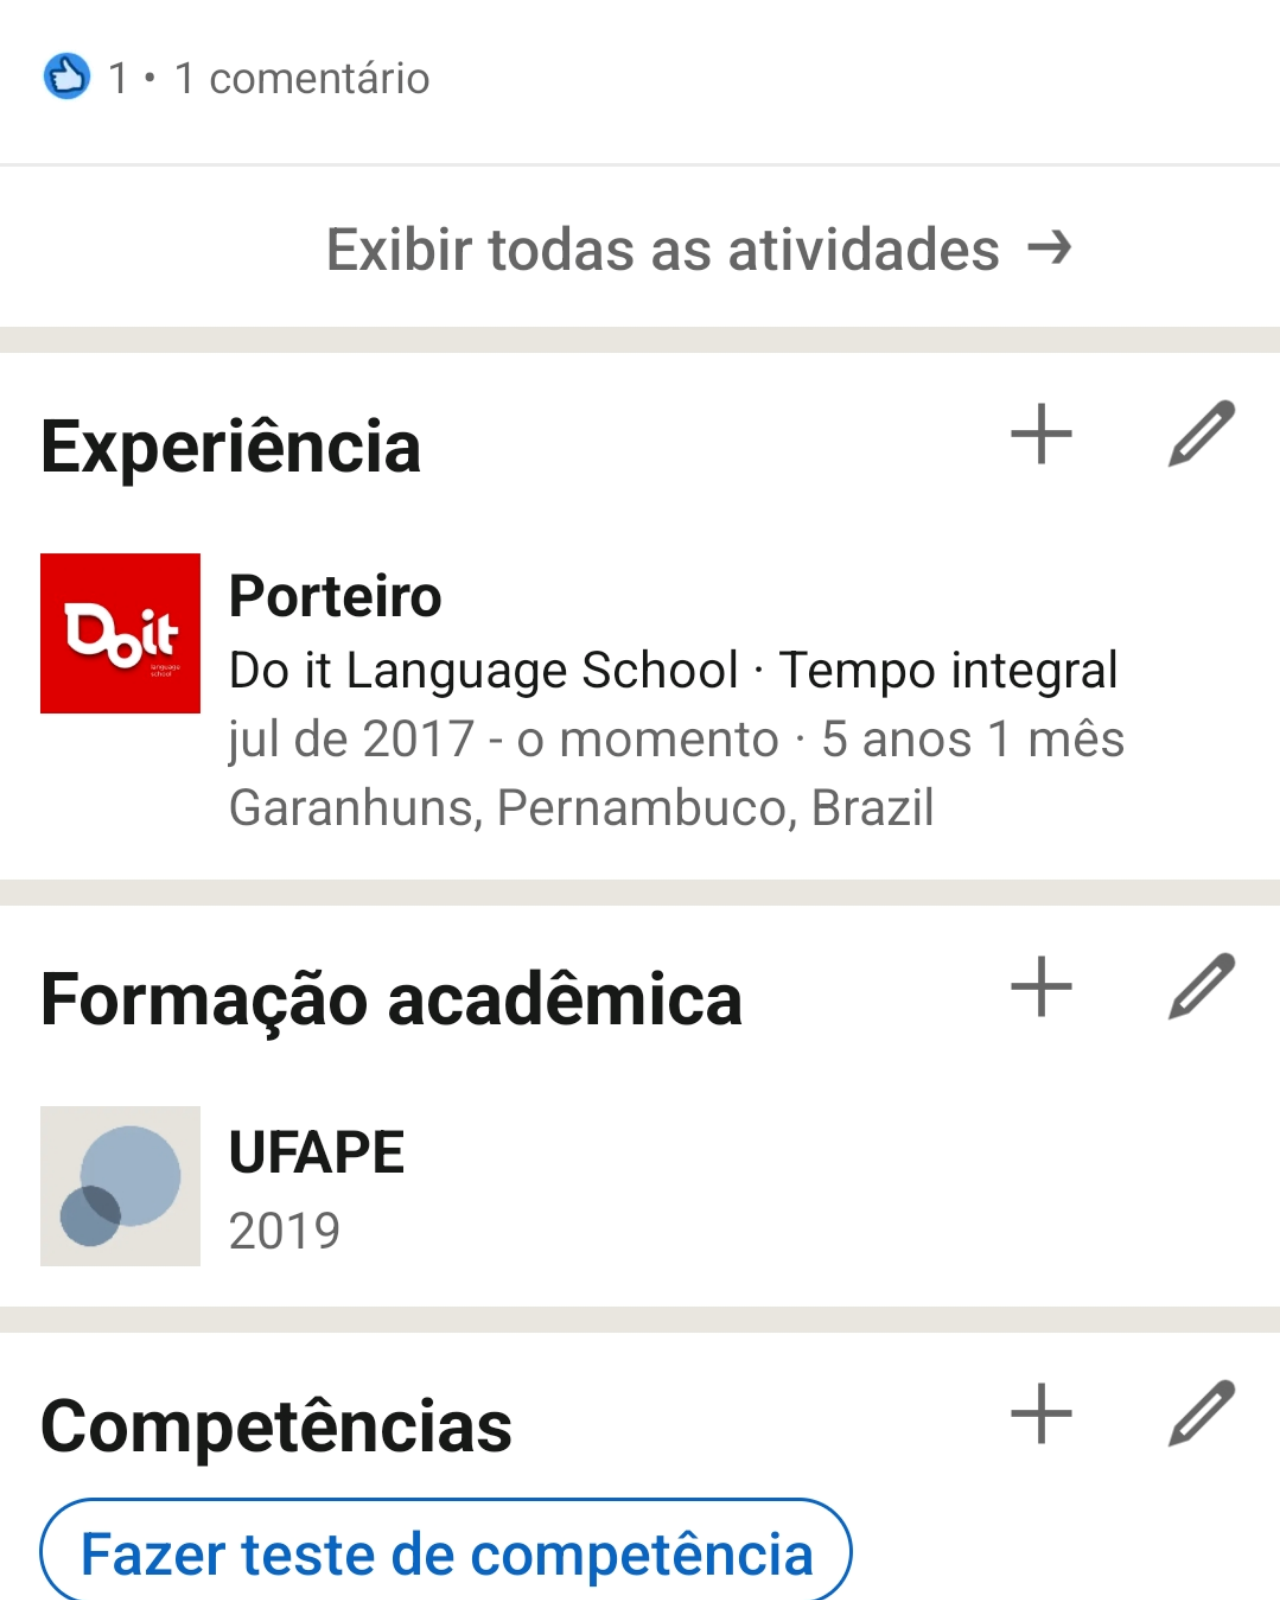
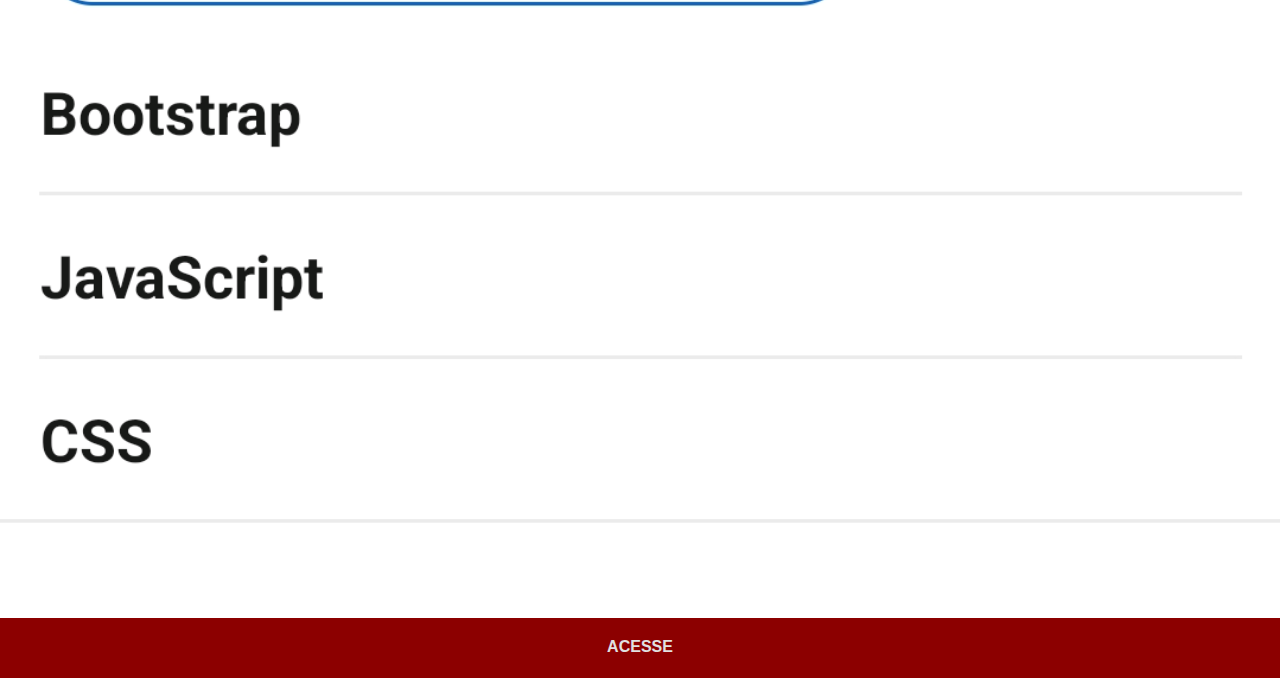
<file: linkedin.html>
<!DOCTYPE html>
<html lang="pt-br">
<head>
    <meta charset="UTF-8">
    <meta http-equiv="X-UA-Compatible" content="IE=edge">
    <meta name="viewport" content="width=device-width, initial-scale=1.0">
    <title>LinkedIn</title>
    <link rel="stylesheet" href="estilos/social.css">
</head>
<body>
    <img src="imagens/tela-linkedin.png" alt="LinkedIn">
    <a href="https://www.linkedin.com/in/denilson-da-silva-pereira/" target="_blank"> ACESSE</a>
</body>
</html>
</file>
<file: estilos/style.css>
@charset "UTF-8";

*{
    margin: 0px;
    padding: 0px;
    font-family: Arial, Helvetica, sans-serif;
}

html,body{
    height: 100vh;
    width: 100vw;
    background-color: black;
}

body{
    background: url('../imagens/fundo-madeira.jpg') no-repeat top center;
    background-size: cover;
    background-attachment: fixed;
}

main{
    position: relative;
    height: 100vh;
}

section#telefone{
    position: absolute;
    top: 50%;
    left: 50%;
    transform: translate(-50%,-50%);

    height: 627px;
    width: 311px;
    background: url('../imagens/frame-iphone.png') no-repeat;

}

iframe#tela{
    position: relative;
    top: 80px;
    left: 22px;
    width: 267px;
    height: 471px;
}

section#redes-sociais{
    text-align: right;
}

section#redes-sociais img{
    width: 50px;
    margin: 10px;
    border-radius: 50%;
    box-shadow: 2px 2px 5px rgba(0, 0, 0, 0.4);
    box-sizing: border-box;
}

section#redes-sociais img:hover{
    border: 2px solid rgba(255, 255, 255, 0.6);
    transform: translate(-3px, -3px);
    box-shadow: 5px 5px 10px rgba(0, 0, 0, 0.6);
    transition: transform .5s;
}
</file>
<file: estilos/social.css>
@charset "UTF-8";
*{
    margin: 0px;
    padding: 0px;
    font-family: Arial, Helvetica, sans-serif;
}
::-webkit-scrollbar{
    width: 0px;
    height: 0px;
}
img{
    width: 100vw;
}
a{
    display: block;
    width: 100vw;
    height: 40px;
    background-color: rgb(140, 0, 0);
    color: rgb(225,225,225);
    text-decoration: none;
    text-align: center;
    padding-top: 20px;
    font-weight: bolder;
}
a:hover{
    background-color: rgb(100, 0, 0);
}
</file>
